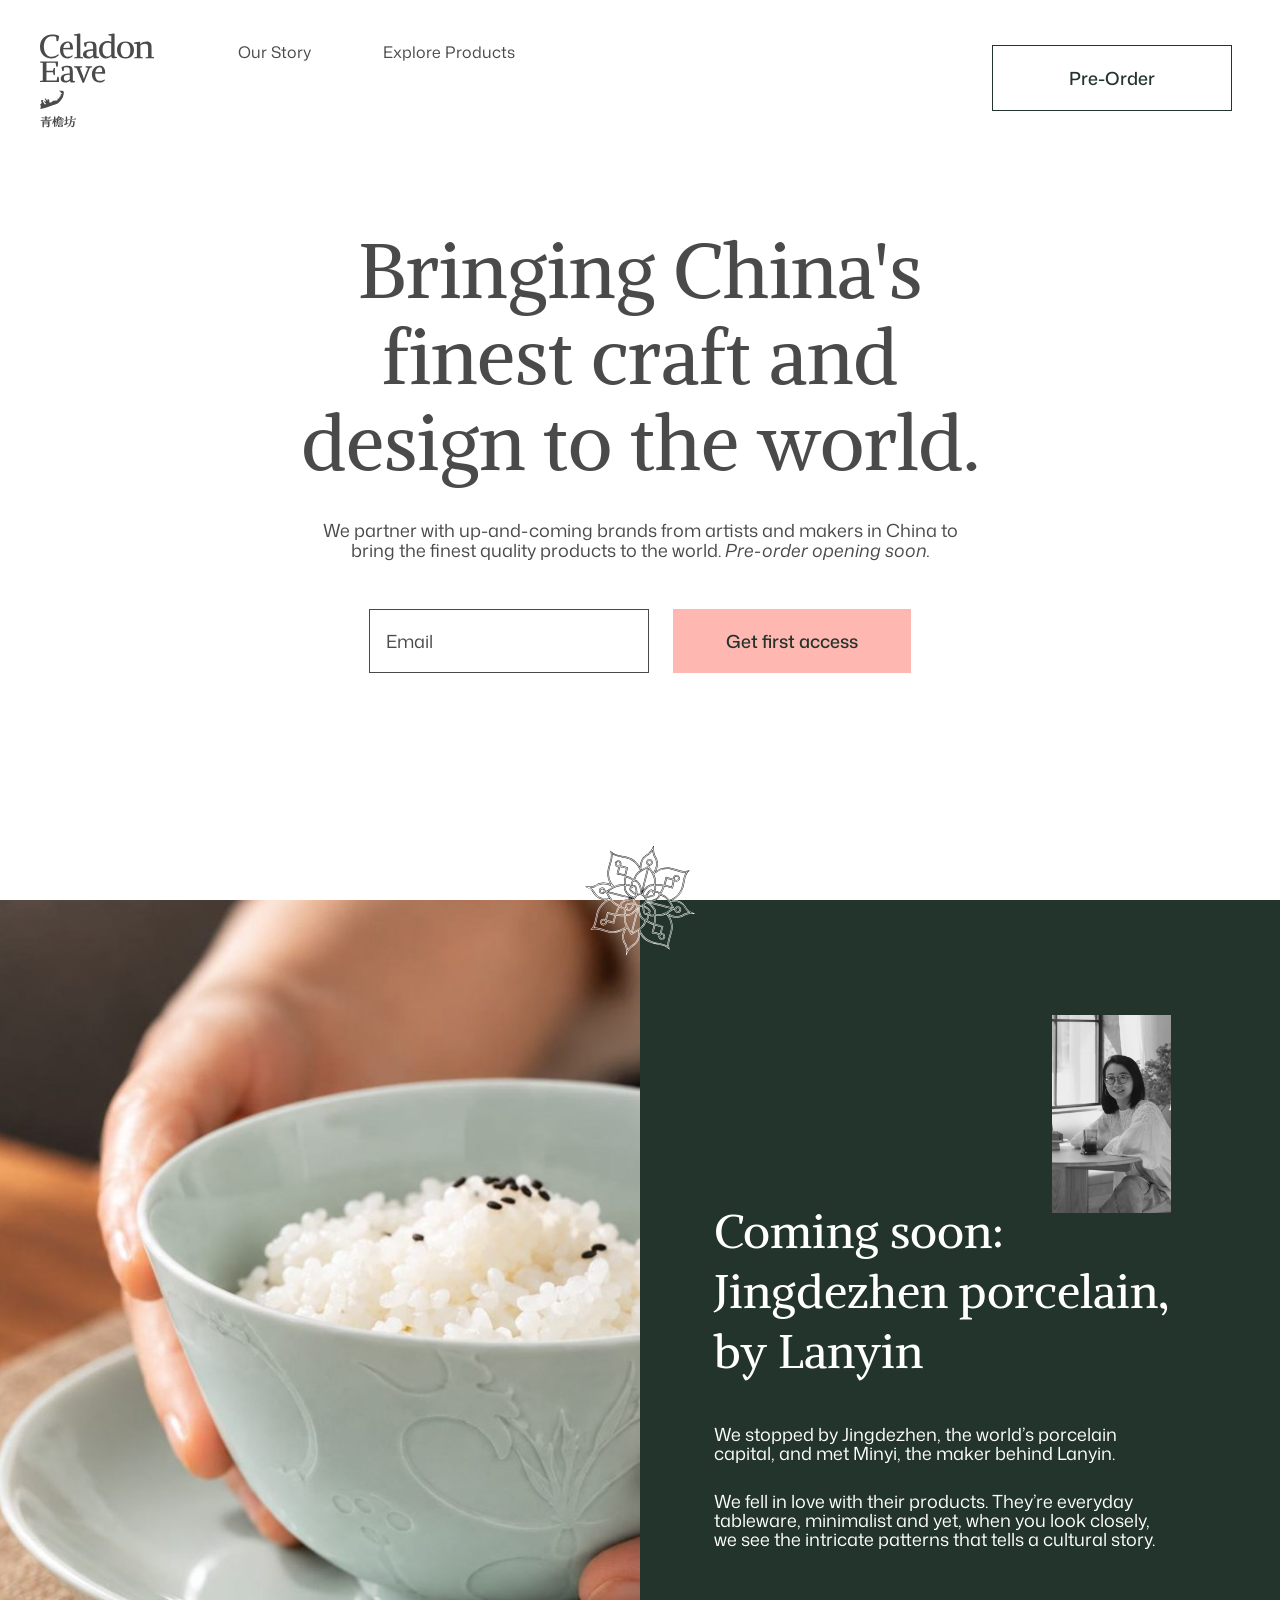
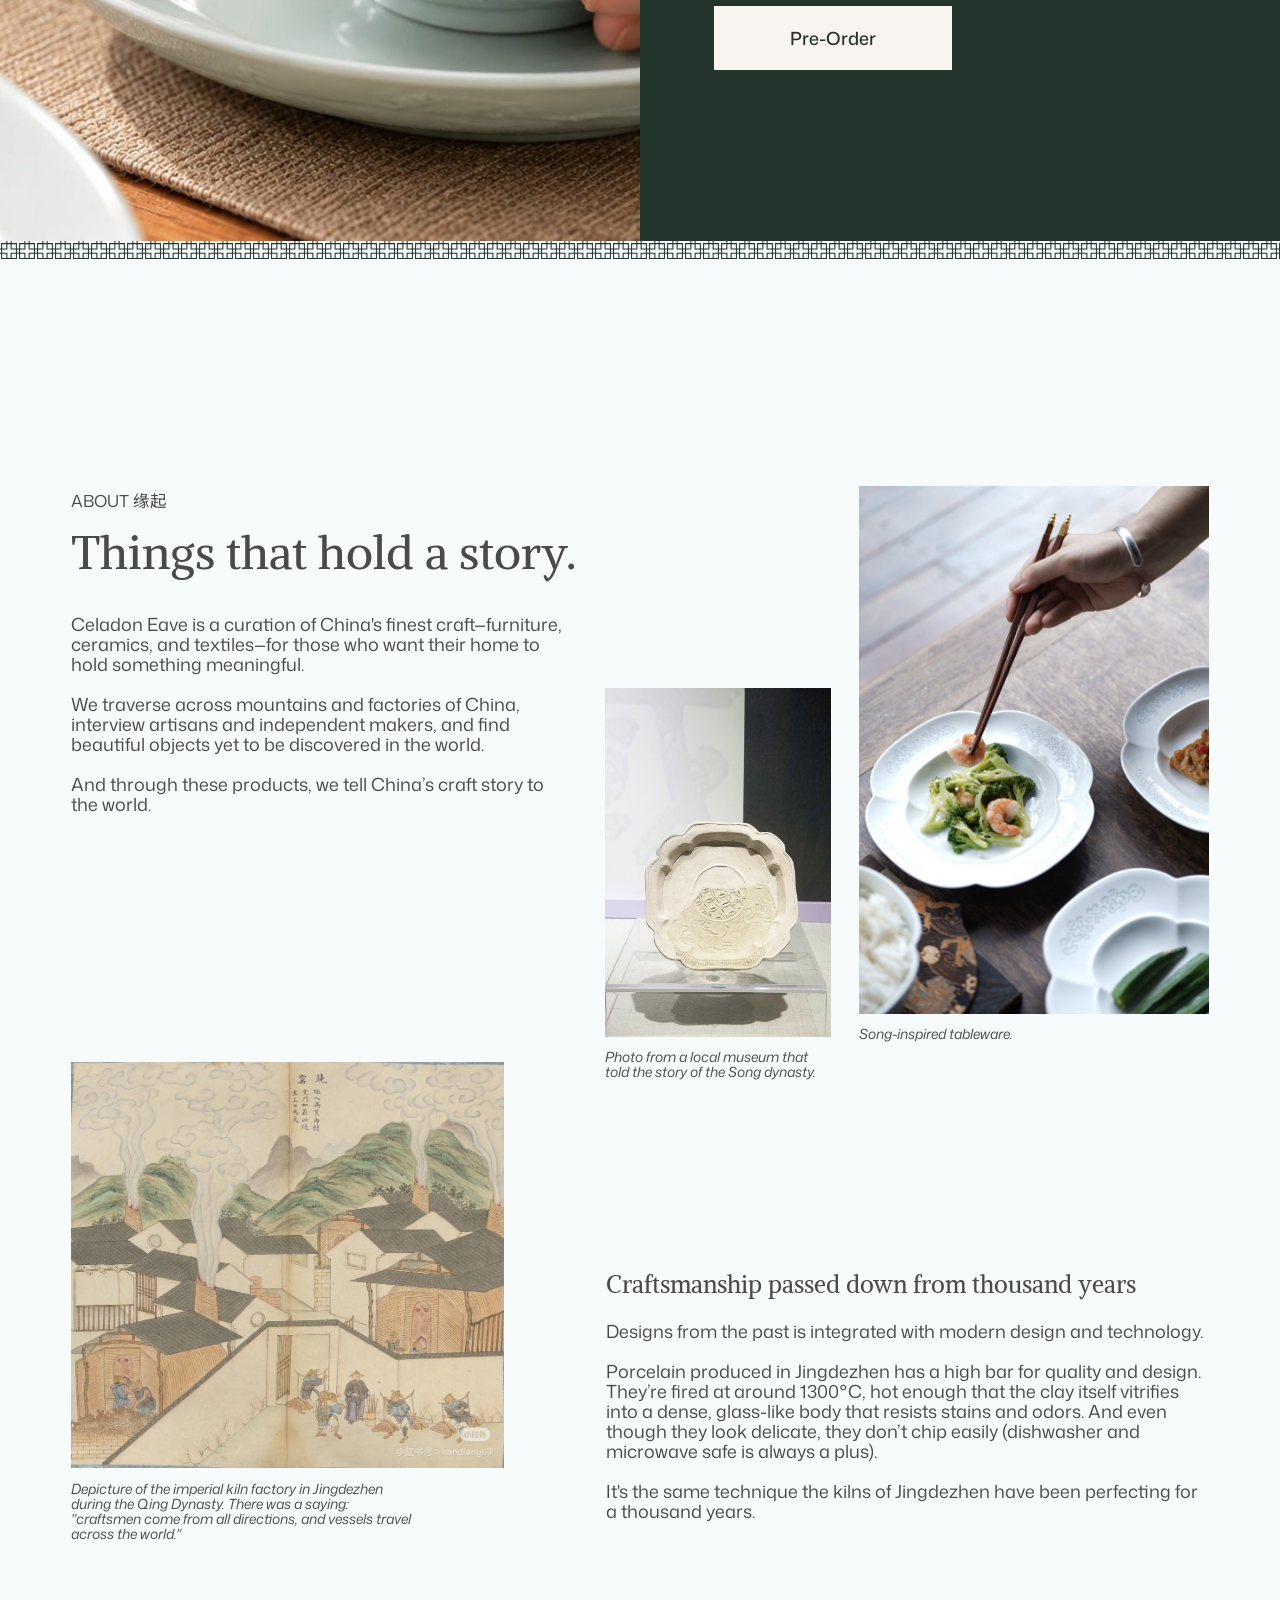
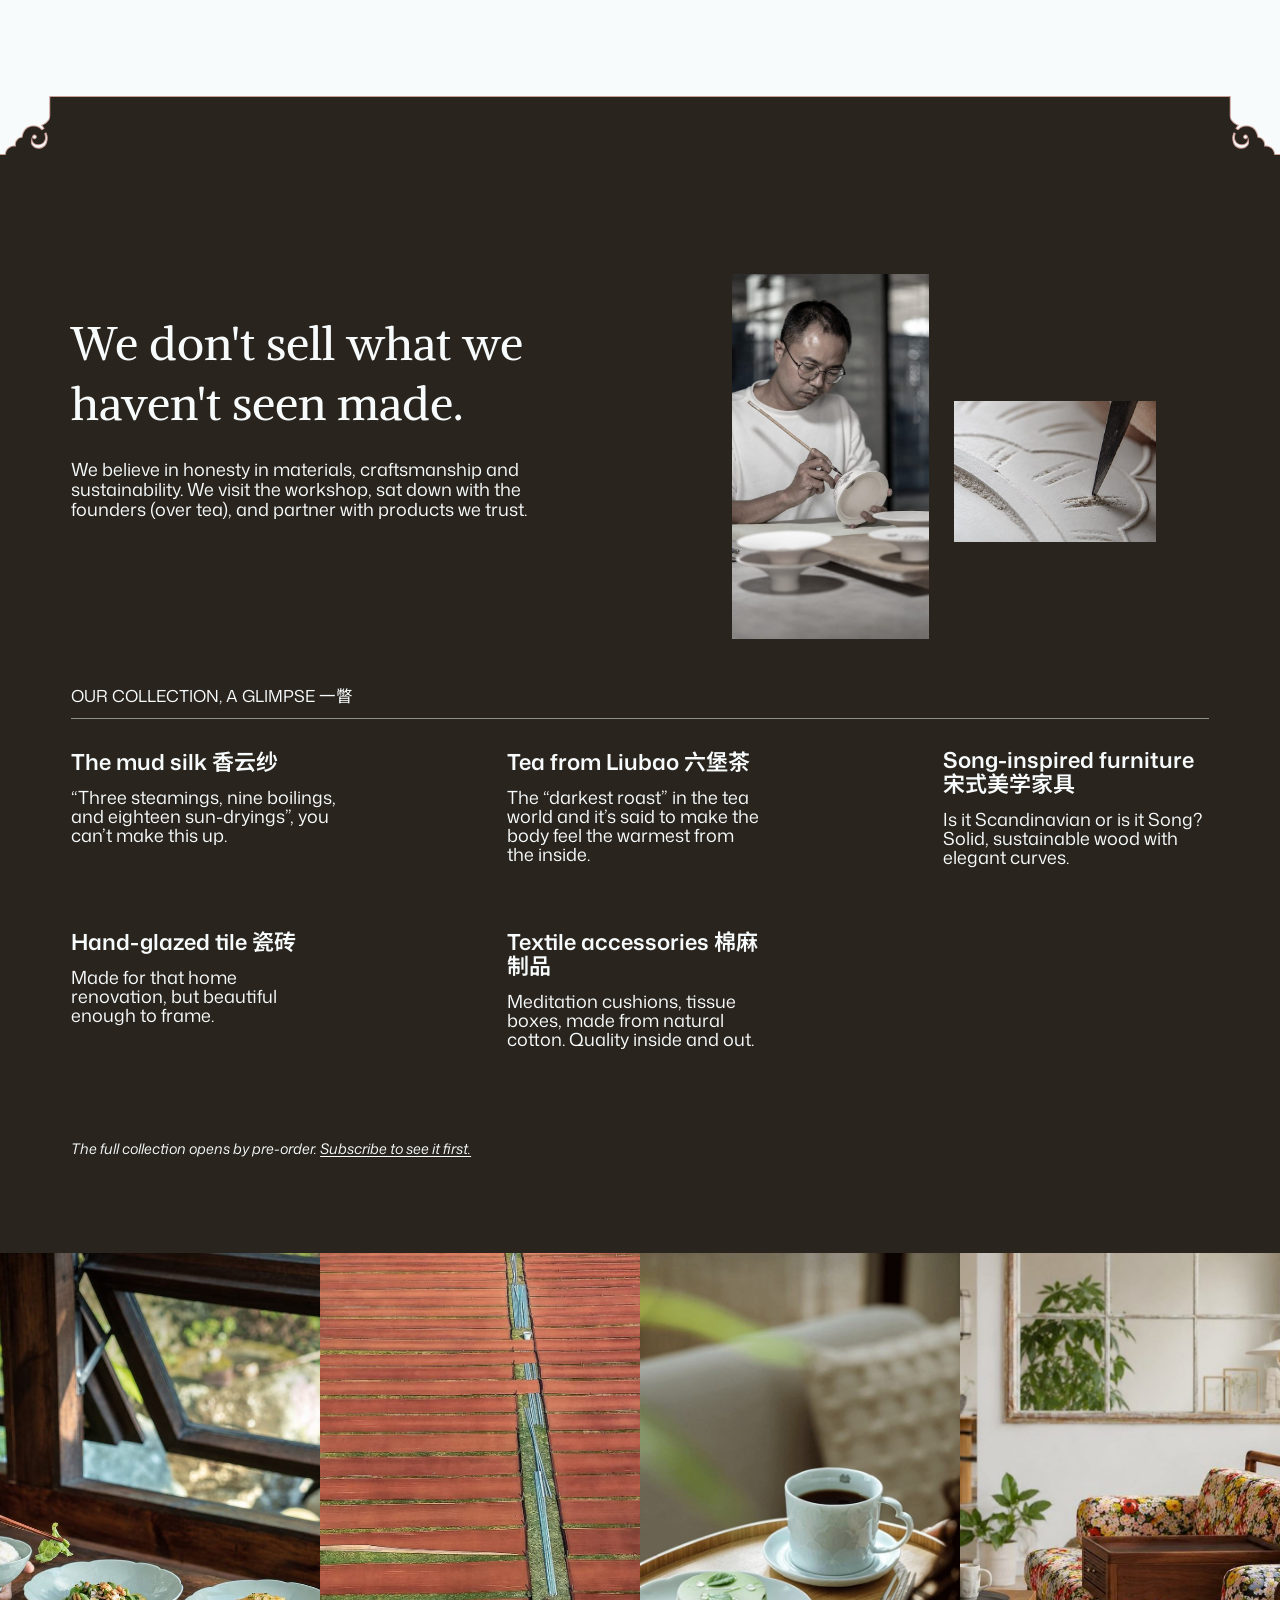
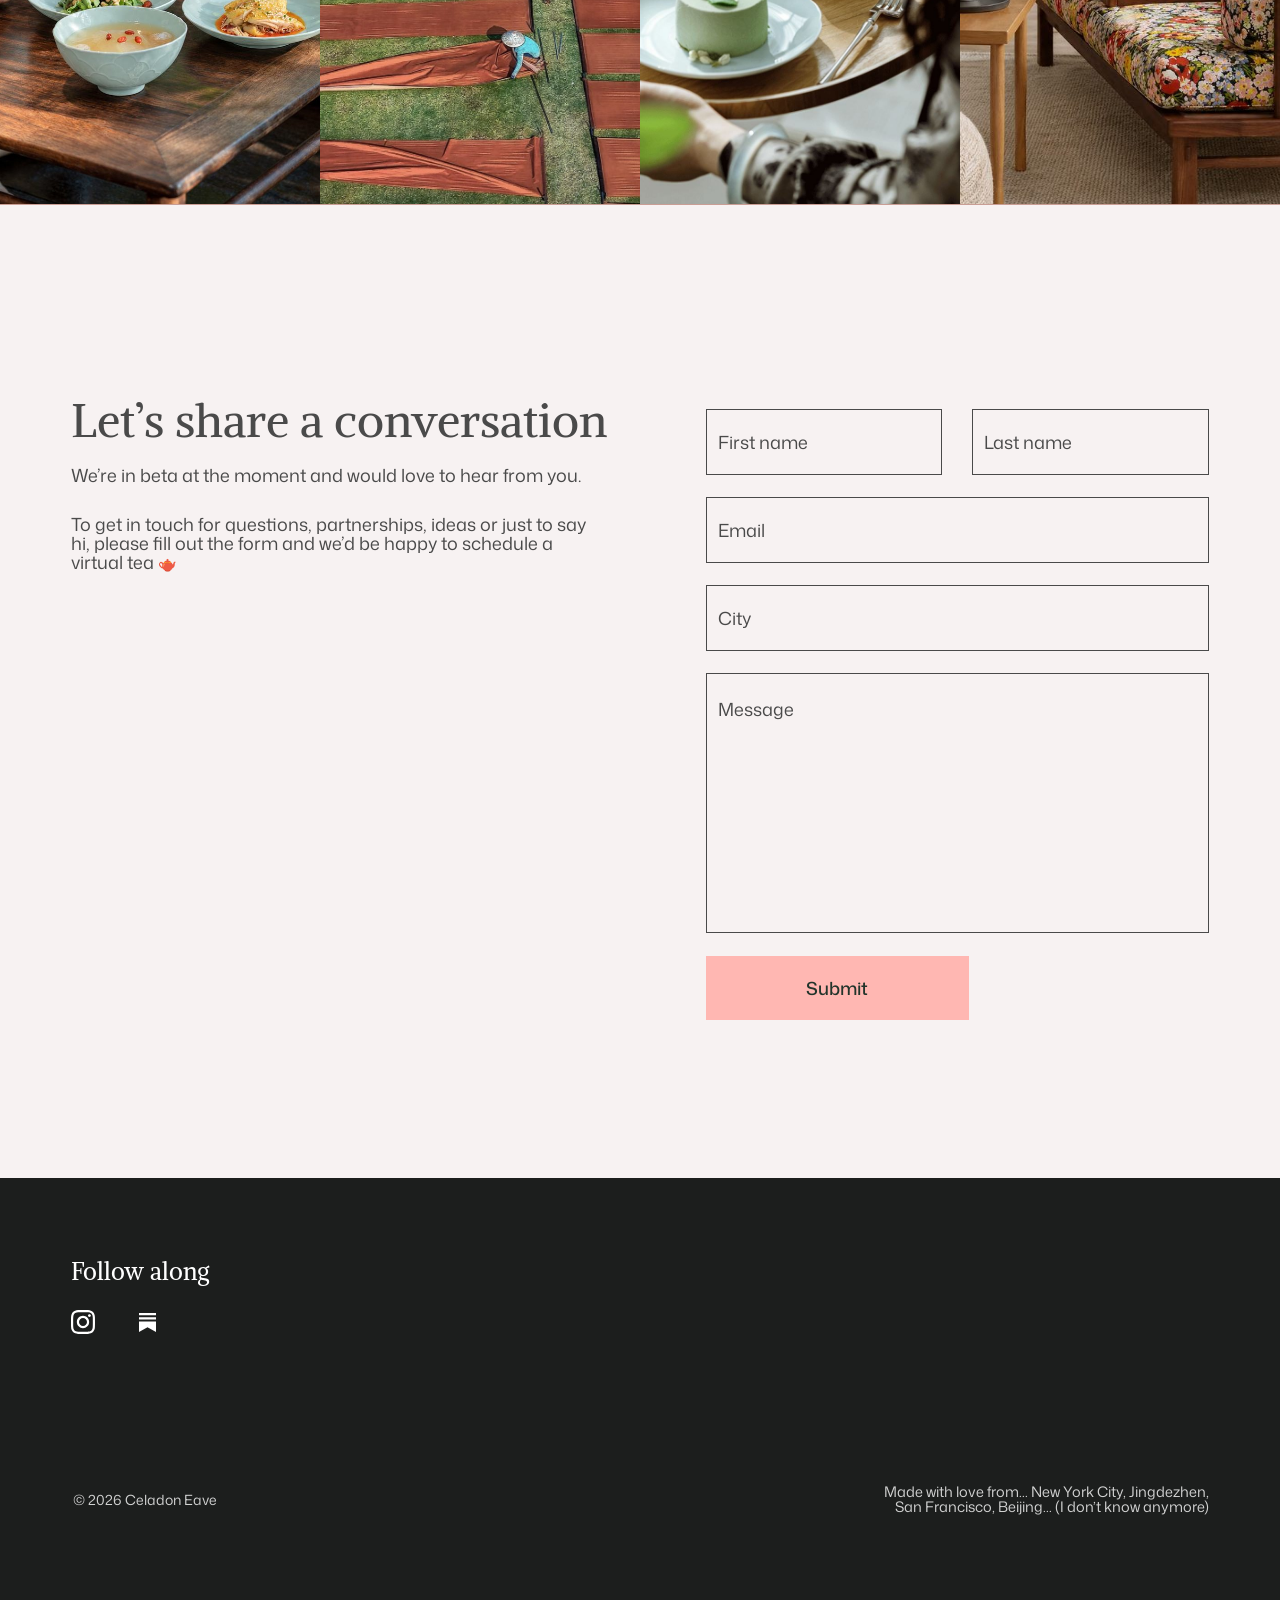
<file: index.html>
<!DOCTYPE html>
<html lang="en">
<head>
<meta charset="UTF-8">
<meta name="viewport" content="width=device-width, initial-scale=1">
<title>Celadon Eave 青檐坊 | Chinese Craft & Design for the Home</title>
<meta name="description" content="Celadon Eave curates China's finest craft — furniture, ceramics and textiles — made by independent artisans. Join the list for first access to pre-orders.">
<link rel="canonical" href="https://celadoneave.com/">
<meta property="og:type" content="website">
<meta property="og:site_name" content="Celadon Eave 青檐坊">
<meta property="og:url" content="https://celadoneave.com/">
<meta property="og:title" content="Celadon Eave 青檐坊 | Chinese Craft & Design for the Home">
<meta property="og:description" content="China's finest craft — furniture, ceramics and textiles — from independent artisans. Pre-orders opening soon.">
<meta property="og:image" content="https://celadoneave.com/assets/og-image.jpg">
<meta property="og:image:width" content="1200">
<meta property="og:image:height" content="630">
<meta property="og:image:alt" content="Celadon Eave: a hand holding a celadon porcelain bowl, with the line 'Bringing China's finest craft and design to the world.'">
<meta name="twitter:card" content="summary_large_image">
<meta name="twitter:title" content="Celadon Eave 青檐坊 | Chinese Craft & Design for the Home">
<meta name="twitter:description" content="China's finest craft — furniture, ceramics and textiles — from independent artisans. Pre-orders opening soon.">
<meta name="twitter:image" content="https://celadoneave.com/assets/og-image.jpg">
<link rel="icon" href="favicon.ico" sizes="32x32">
<link rel="icon" href="favicon.svg" type="image/svg+xml">
<link rel="apple-touch-icon" href="apple-touch-icon.png">
<script type="application/ld+json">{"@context":"https://schema.org","@type":"Organization","name":"Celadon Eave","alternateName":"青檐坊","url":"https://celadoneave.com/","description":"A curation of China's finest craft — furniture, ceramics and textiles.","sameAs":["https://www.instagram.com/celadoneave/"]}</script>
<meta name="theme-color" content="#22342B">
<link rel="preconnect" href="https://fonts.googleapis.com">
<link rel="preconnect" href="https://fonts.gstatic.com" crossorigin>
<link href="https://fonts.googleapis.com/css2?family=Alike&family=Mona+Sans:ital,wght@0,200..900;1,200..900&family=Noto+Sans+SC:wght@400;600&display=swap" rel="stylesheet">
<link rel="stylesheet" href="assets/styles.css">
</head>
<body>

<header class="site-header">
  <a href="#top" class="brand" aria-label="Celadon Eave 青檐坊, home">
    <svg class="logo-svg" viewBox="0 0 120 100" width="120" height="100" role="img" aria-label="Celadon Eave 青檐坊" fill="#4A4A4A">
      <g class="logo-celadon"><path d="M102.1 14.16L102.13 14.19C103.24 13.15 104.39 12.43 105.57 12.04C106.75 11.64 107.77 11.45 108.65 11.45C110.16 11.45 111.34 11.85 112.19 12.66C113.07 13.46 113.51 14.64 113.51 16.18L113.54 26.65L115.97 27.31C116.04 27.72 115.98 28.1 115.8 28.45C115.17 28.41 114.51 28.36 113.82 28.32C113.13 28.3 112.46 28.29 111.81 28.29C111.16 28.29 110.48 28.3 109.76 28.32C109.05 28.36 108.36 28.41 107.72 28.45C107.65 28.04 107.67 27.66 107.79 27.31C108.25 27.22 108.65 27.12 109 27.01C109.37 26.9 109.73 26.79 110.08 26.65L110.08 17.65C110.08 16.17 109.83 15.15 109.35 14.58C108.86 14.02 108.09 13.73 107.02 13.73C106.17 13.73 105.34 13.9 104.53 14.22C103.72 14.53 103 15.02 102.38 15.69L102.38 26.65L104.7 27.31C104.77 27.72 104.71 28.1 104.53 28.45C103.9 28.41 103.25 28.36 102.58 28.32C101.94 28.3 101.29 28.29 100.64 28.29C99.99 28.29 99.29 28.3 98.53 28.32C97.76 28.36 97.06 28.41 96.41 28.45C96.34 28.04 96.36 27.66 96.48 27.31C96.9 27.2 97.31 27.1 97.73 27.01C98.14 26.9 98.54 26.79 98.91 26.65L98.91 13.93L96.03 13.67C95.96 13.23 96.02 12.85 96.2 12.53C97.06 12.4 97.89 12.25 98.7 12.1C99.51 11.95 100.28 11.8 101.02 11.64C101.42 11.67 101.81 11.76 102.2 11.94L102.1 14.16 M79 19.95C79 18.31 79.34 16.85 80.01 15.57C80.71 14.29 81.7 13.29 82.98 12.55C84.26 11.82 85.77 11.45 87.5 11.45C89.25 11.45 90.76 11.82 92.02 12.55C93.3 13.29 94.28 14.29 94.95 15.57C95.65 16.85 96 18.31 96 19.95C96 21.63 95.65 23.11 94.95 24.39C94.28 25.67 93.3 26.67 92.02 27.38C90.76 28.09 89.25 28.45 87.5 28.45C85.77 28.45 84.26 28.09 82.98 27.38C81.7 26.67 80.71 25.67 80.01 24.39C79.34 23.11 79 21.63 79 19.95M92.36 20.39C92.36 18.98 92.19 17.71 91.85 16.58C91.51 15.43 90.99 14.51 90.27 13.84C89.55 13.15 88.6 12.8 87.43 12.8C86.24 12.8 85.29 13.14 84.57 13.81C83.87 14.48 83.37 15.37 83.08 16.49C82.79 17.6 82.64 18.83 82.64 20.17C82.64 21.39 82.81 22.53 83.15 23.6C83.49 24.65 84.01 25.5 84.73 26.15C85.48 26.78 86.42 27.1 87.57 27.1C88.78 27.1 89.74 26.78 90.43 26.15C91.13 25.52 91.63 24.69 91.92 23.66C92.21 22.64 92.36 21.54 92.36 20.39 M67.93 28.45C66.66 28.45 65.5 28.09 64.43 27.39C63.39 26.66 62.55 25.66 61.92 24.39C61.31 23.12 61 21.67 61 20.04C61 18.17 61.35 16.57 62.05 15.24C62.76 13.91 63.74 12.89 65.01 12.18C66.3 11.45 67.82 11.08 69.56 11.08C70.2 11.08 70.83 11.16 71.46 11.31C72.12 11.46 72.7 11.65 73.2 11.89L73.3 11.89L73.3 5.7L70.48 5.45C70.41 5.02 70.47 4.64 70.65 4.32C72.28 4.08 73.81 3.79 75.24 3.45C75.67 3.47 76.12 3.59 76.59 3.8L76.59 26.26C76.8 26.43 77.14 26.57 77.61 26.68C78.09 26.78 78.54 26.86 78.97 26.9C79.04 27.31 78.98 27.69 78.8 28.03C78.44 28.09 78 28.15 77.48 28.19C76.98 28.23 76.47 28.26 75.95 28.26C75.2 28.26 74.56 28.19 74.01 28.06C73.83 27.78 73.68 27.5 73.57 27.22C73.48 26.95 73.41 26.66 73.37 26.36L73.2 26.36C72.25 27.13 71.36 27.67 70.55 27.97C69.75 28.29 68.88 28.45 67.93 28.45M69.32 26.58C70.21 26.58 70.97 26.41 71.6 26.07C72.23 25.7 72.77 25.3 73.2 24.87L73.2 13.66C72.77 13.3 72.26 13.04 71.67 12.89C71.1 12.72 70.49 12.63 69.83 12.63C68.07 12.63 66.75 13.28 65.89 14.56C65.03 15.85 64.6 17.58 64.6 19.75C64.6 21.96 65 23.66 65.79 24.84C66.61 26 67.78 26.58 69.32 26.58 M49.98 28.45C48.58 28.45 47.4 28.12 46.44 27.47C45.48 26.79 45 25.78 45 24.43C45 23.37 45.28 22.51 45.84 21.83C46.43 21.16 47.2 20.64 48.16 20.28C49.14 19.9 50.23 19.65 51.42 19.52C52.62 19.4 53.83 19.34 55.07 19.36L55.11 16.58C55.13 15.4 54.89 14.49 54.37 13.86C53.86 13.2 53.07 12.87 52.02 12.87C51.44 12.87 50.87 12.92 50.34 13C49.8 13.06 49.26 13.18 48.72 13.35L48.26 16.7C48.08 16.79 47.82 16.84 47.49 16.86C47.16 16.86 46.91 16.85 46.72 16.83C46.51 16.13 46.33 15.44 46.19 14.74C46.05 14.05 45.99 13.37 46.02 12.72C47.12 12.25 48.22 11.92 49.32 11.73C50.44 11.54 51.66 11.45 52.97 11.45C54.28 11.45 55.33 11.64 56.13 12.02C56.95 12.4 57.54 13.05 57.92 13.98C58.32 14.91 58.51 16.21 58.51 17.88L58.51 26.36C58.91 26.53 59.32 26.66 59.74 26.74C60.16 26.8 60.57 26.89 60.97 26.99C61.04 27.39 60.98 27.76 60.8 28.1C60.42 28.16 59.97 28.22 59.43 28.26C58.91 28.3 58.39 28.32 57.85 28.32C57.07 28.32 56.41 28.26 55.85 28.13L55.36 26.49L55.21 26.49C54.63 27.04 53.9 27.5 53.04 27.88C52.17 28.26 51.15 28.45 49.98 28.45M51.32 26.71C51.97 26.71 52.68 26.53 53.42 26.17C54.17 25.79 54.72 25.37 55.07 24.9L55.07 20.63C52.66 20.63 50.97 20.89 49.98 21.42C49 21.93 48.51 22.82 48.51 24.11C48.51 24.98 48.77 25.63 49.28 26.07C49.8 26.5 50.48 26.71 51.32 26.71 M42.32 26.64L44.97 27.3C45.04 27.72 44.98 28.1 44.8 28.45C44.18 28.41 43.48 28.36 42.7 28.32C41.94 28.3 41.25 28.28 40.6 28.28C39.96 28.28 39.26 28.3 38.5 28.32C37.75 28.36 37.05 28.41 36.41 28.45C36.34 28.03 36.36 27.65 36.48 27.3C36.91 27.19 37.34 27.09 37.75 27C38.18 26.92 38.56 26.8 38.88 26.64L38.88 5.75L36.03 5.49C35.96 5.05 36.02 4.66 36.2 4.34C37.03 4.23 37.85 4.1 38.68 3.94C39.53 3.79 40.31 3.62 41.02 3.45C41.25 3.47 41.46 3.51 41.67 3.58C41.88 3.62 42.09 3.7 42.32 3.81L42.32 26.64 M25.26 19.95C25.26 22.09 25.67 23.76 26.49 24.95C27.33 26.11 28.46 26.7 29.9 26.7C30.53 26.7 31.07 26.67 31.5 26.6C31.93 26.52 32.35 26.37 32.76 26.16C33.19 25.94 33.67 25.65 34.2 25.27C34.53 25.41 34.71 25.67 34.75 26.03C34.12 26.79 33.36 27.39 32.48 27.81C31.6 28.24 30.71 28.45 29.81 28.45C28.25 28.45 26.89 28.11 25.72 27.43C24.55 26.75 23.64 25.78 22.98 24.5C22.33 23.23 22 21.71 22 19.95C22 18.15 22.34 16.62 23.01 15.36C23.71 14.09 24.63 13.13 25.78 12.47C26.95 11.79 28.24 11.45 29.65 11.45C31.48 11.45 32.82 12.09 33.68 13.36C34.56 14.61 35 16.24 35 18.23C35 18.38 35 18.52 35 18.64C35 18.77 34.99 18.91 34.97 19.06L34.54 19.41L25.26 19.31L25.26 19.95M29.62 12.82C29.03 12.82 28.43 13.01 27.84 13.39C27.27 13.77 26.75 14.35 26.3 15.11C25.85 15.87 25.54 16.84 25.38 18.01L32.08 17.63C32.08 15.99 31.91 14.78 31.56 14C31.23 13.21 30.58 12.82 29.62 12.82 M20.1 24.27C20.38 24.35 20.57 24.49 20.66 24.69C20.77 24.88 20.83 25.1 20.86 25.34C19.84 26.33 18.7 27.1 17.42 27.64C16.15 28.18 14.78 28.45 13.33 28.45C11.85 28.45 10.43 28.21 9.07 27.74C7.72 27.26 6.51 26.54 5.43 25.56C4.38 24.57 3.54 23.32 2.92 21.83C2.31 20.32 2 18.52 2 16.45C2 14.4 2.34 12.62 3.02 11.13C3.73 9.62 4.64 8.37 5.76 7.4C6.91 6.41 8.16 5.67 9.53 5.2C10.92 4.7 12.29 4.45 13.66 4.45C15.26 4.45 16.66 4.58 17.85 4.84C19.06 5.08 20.11 5.43 20.99 5.91C21.03 6.9 20.94 7.83 20.72 8.7C20.53 9.56 20.27 10.41 19.97 11.23C19.75 11.25 19.5 11.25 19.24 11.23C18.97 11.21 18.73 11.15 18.51 11.07L18.15 6.88C17.42 6.58 16.73 6.38 16.07 6.3C15.41 6.21 14.68 6.17 13.89 6.17C12.35 6.17 10.96 6.62 9.73 7.53C8.52 8.44 7.56 9.67 6.85 11.23C6.17 12.78 5.83 14.52 5.83 16.45C5.83 18.48 6.13 20.28 6.72 21.83C7.32 23.37 8.2 24.57 9.36 25.43C10.53 26.3 11.97 26.73 13.69 26.73C15.06 26.73 16.26 26.49 17.29 26.02C18.33 25.54 19.26 24.96 20.1 24.27"/></g>
      <g class="logo-eave"><path d="M57.23 44.21C57.23 46.33 57.65 47.97 58.49 49.14C59.35 50.29 60.51 50.87 61.98 50.87C62.62 50.87 63.17 50.84 63.61 50.77C64.05 50.69 64.48 50.54 64.9 50.33C65.33 50.12 65.83 49.83 66.37 49.45C66.71 49.6 66.89 49.85 66.94 50.21C66.29 50.96 65.51 51.55 64.61 51.97C63.71 52.39 62.8 52.59 61.88 52.59C60.29 52.59 58.9 52.26 57.71 51.59C56.51 50.92 55.58 49.96 54.91 48.7C54.24 47.45 53.91 45.95 53.91 44.21C53.91 42.43 54.25 40.92 54.94 39.69C55.65 38.43 56.6 37.48 57.77 36.83C58.96 36.16 60.28 35.83 61.72 35.83C63.59 35.83 64.96 36.46 65.84 37.71C66.74 38.95 67.19 40.55 67.19 42.52C67.19 42.66 67.19 42.8 67.19 42.92C67.19 43.05 67.18 43.19 67.16 43.33L66.72 43.68L57.23 43.58L57.23 44.21M61.69 37.18C61.09 37.18 60.48 37.37 59.87 37.74C59.29 38.12 58.76 38.69 58.3 39.44C57.84 40.19 57.53 41.14 57.36 42.3L64.2 41.92C64.2 40.31 64.03 39.11 63.67 38.34C63.34 37.57 62.68 37.18 61.69 37.18 M38.47 37.93L36.05 37.3C35.99 36.9 36.04 36.54 36.21 36.2C36.77 36.22 37.4 36.26 38.09 36.3C38.8 36.34 39.45 36.36 40.04 36.36C40.64 36.36 41.32 36.34 42.08 36.3C42.83 36.26 43.5 36.22 44.09 36.2C44.15 36.6 44.13 36.97 44.02 37.3C43.65 37.39 43.27 37.47 42.89 37.55C42.54 37.64 42.19 37.76 41.86 37.93L44.56 44.84C44.85 45.55 45.1 46.26 45.31 46.97C45.54 47.68 45.73 48.4 45.88 49.11L45.97 49.11C46.14 48.5 46.3 47.91 46.44 47.35C46.61 46.76 46.8 46.17 47.01 45.56L49.99 37.93L47.51 37.3C47.45 36.9 47.5 36.54 47.67 36.2C48.23 36.22 48.77 36.26 49.27 36.3C49.77 36.34 50.31 36.36 50.9 36.36C51.51 36.36 52.05 36.34 52.53 36.3C53.04 36.26 53.58 36.22 54.17 36.2C54.23 36.6 54.21 36.97 54.1 37.3C53.7 37.39 53.31 37.47 52.91 37.55C52.53 37.64 52.19 37.76 51.87 37.93L46.1 52.59C45.95 52.68 45.72 52.76 45.41 52.84C45.11 52.95 44.87 53 44.68 53L38.47 37.93 M27.2 52.59C25.94 52.59 24.89 52.27 24.03 51.62C23.17 50.95 22.74 49.94 22.74 48.6C22.74 47.56 22.99 46.7 23.5 46.03C24.02 45.36 24.71 44.85 25.57 44.49C26.45 44.11 27.42 43.86 28.49 43.74C29.56 43.61 30.64 43.56 31.75 43.58L31.78 40.82C31.81 39.64 31.59 38.74 31.13 38.12C30.66 37.47 29.96 37.14 29.02 37.14C28.5 37.14 28 37.19 27.51 37.27C27.03 37.33 26.55 37.45 26.07 37.61L25.66 40.94C25.49 41.03 25.26 41.08 24.97 41.1C24.68 41.1 24.45 41.09 24.28 41.07C24.09 40.38 23.94 39.69 23.81 39C23.68 38.31 23.63 37.64 23.65 36.99C24.64 36.53 25.62 36.2 26.6 36.01C27.61 35.82 28.7 35.73 29.87 35.73C31.04 35.73 31.98 35.92 32.7 36.3C33.43 36.67 33.96 37.32 34.3 38.24C34.65 39.16 34.83 40.45 34.83 42.1L34.83 50.52C35.19 50.69 35.55 50.81 35.93 50.9C36.31 50.96 36.67 51.04 37.03 51.15C37.09 51.54 37.04 51.91 36.87 52.25C36.54 52.31 36.13 52.36 35.65 52.4C35.19 52.44 34.72 52.47 34.23 52.47C33.54 52.47 32.95 52.4 32.44 52.28L32 50.64L31.88 50.64C31.36 51.19 30.71 51.65 29.93 52.03C29.16 52.4 28.25 52.59 27.2 52.59M28.39 50.86C28.98 50.86 29.61 50.69 30.28 50.33C30.95 49.95 31.44 49.53 31.75 49.07L31.75 44.84C29.6 44.84 28.08 45.1 27.2 45.62C26.32 46.12 25.88 47.01 25.88 48.29C25.88 49.15 26.11 49.8 26.57 50.24C27.03 50.65 27.64 50.86 28.39 50.86 M8.45 42.32L8.45 50.6L18.62 50.6L19.36 46.74C19.64 46.7 19.85 46.69 19.99 46.71C20.15 46.71 20.35 46.75 20.59 46.82C20.77 47.52 20.89 48.22 20.94 48.92C20.98 49.61 21.01 50.31 21.01 51.01L21.01 51.91L6.7 51.91C6.04 51.91 5.26 51.92 4.35 51.94C3.46 51.98 2.69 52.02 2.03 52.06C1.96 51.69 1.98 51.35 2.1 51.04C2.55 50.96 2.99 50.88 3.43 50.81C3.88 50.71 4.32 50.59 4.77 50.46L4.77 33.02L2.07 32.44C2 32.07 2.06 31.73 2.24 31.42C2.87 31.44 3.58 31.47 4.35 31.51C5.14 31.55 5.87 31.57 6.52 31.57L20.03 31.57C20.05 32.42 20.04 33.27 19.99 34.12C19.94 34.98 19.83 35.82 19.64 36.65C19.41 36.73 19.21 36.77 19.04 36.77C18.88 36.77 18.66 36.76 18.38 36.74L17.47 32.87L8.45 32.87L8.45 40.72L14.97 40.72L15.64 38.16C15.85 38.11 16.09 38.09 16.34 38.11C16.6 38.11 16.83 38.17 17.04 38.31C17 38.74 16.96 39.22 16.94 39.76C16.92 40.31 16.9 40.86 16.9 41.42C16.9 42.04 16.92 42.65 16.94 43.25C16.96 43.85 17 44.38 17.04 44.85C16.83 44.93 16.6 44.96 16.34 44.96C16.09 44.96 15.85 44.95 15.64 44.91L14.97 42.32L8.45 42.32"/></g>
      <g class="logo-bird"><path d="M22.74 61C22.18 61.07 22.1 60.39 22.13 60.04C21.95 59.95 21.78 59.95 21.6 60.74C21.47 61.36 22.13 61.7 22.48 61.78C22.69 63.11 23.61 63.44 24.04 63.44C24.1 63.67 24.11 64.15 23.7 64.22C23.17 64.31 22.91 64.22 22.82 64.57C22.74 64.92 23.17 64.75 23.43 64.92C23.7 65.1 23.09 65.53 22.65 65.53C22.21 65.53 21.78 66.06 22.13 66.14C22.48 66.23 22.91 66.49 22.21 66.67C21.52 66.84 21 66.84 21 67.36C21 67.89 21.43 67.54 21.52 67.8C21.6 68.06 21 68.5 21 68.67C21 68.85 20.12 68.24 19.6 68.85C19.08 69.46 19.6 69.63 19.69 69.89C19.78 70.15 18.99 70.33 18.21 70.59C17.42 70.85 15.59 70.59 15.24 70.85C14.9 71.11 13.76 72.33 13.42 72.33C13.14 72.33 12.02 72.68 11.5 72.86C11.5 72.65 11.48 72.16 11.41 71.81C11.32 71.37 11.06 70.76 11.24 70.33C11.41 69.89 10.8 69.19 10.45 69.19C10.1 69.19 9.23 69.19 9.41 69.46C9.58 69.72 9.93 70.24 9.58 70.42C9.23 70.59 9.06 69.98 8.8 69.89C8.54 69.8 7.84 68.85 7.75 68.67C7.67 68.5 6.97 68.58 6.88 68.67C6.79 68.76 6.79 69.46 7.14 69.63C7.49 69.8 8.1 71.2 8.1 71.37C8.1 71.55 7.75 71.46 7.06 71.2C6.36 70.94 6.53 71.03 6.36 71.2C6.18 71.37 6.36 71.81 6.79 72.6C7.23 73.38 8.45 73.9 8.1 74.08C7.82 74.22 7.11 74.37 6.79 74.43C6.82 74.37 6.86 74.22 6.79 74.08C6.71 73.9 6.45 74.25 5.92 73.21C5.4 72.16 5.31 72.33 5.14 72.07C4.96 71.81 4.53 71.37 5.05 71.29C5.57 71.2 5.4 70.1 5.14 70.15C4.88 70.21 4.7 70.15 4.27 70.1C3.83 70.04 3.74 69.89 3.4 70.1C3.05 70.3 3.22 71.37 3.4 71.81C3.57 72.25 3.83 72.86 3.13 73.64C2.44 74.43 2.87 74.69 2.52 74.6C2.25 74.53 2.06 74.22 2 74.08C1.93 75.26 2.5 75.44 2.79 75.39C3.13 78.09 1.13 79.48 3.48 78.87C5.84 78.26 18.29 74.43 20.3 72.94C22.3 71.46 23.26 69.8 24.39 68.06C25.52 66.32 25.52 64.31 25.79 63.35C26.05 62.39 25.7 60.82 24.39 60.74C23.09 60.65 23.43 60.91 22.74 61"/></g>
      <g class="logo-zh"><path d="M30.94 92.69C30.94 92.72 30.92 92.75 30.9 92.77C30.58 93.15 30.17 93.51 29.68 93.85C29.19 94.19 28.68 94.48 28.14 94.73C27.61 94.97 27.11 95.16 26.64 95.29L26.02 94.05C26.31 93.99 26.6 93.92 26.89 93.85C27.19 93.77 27.48 93.69 27.78 93.61L27.78 90.45L26.36 90.45L26.36 89.9L27.76 89.9L27.76 86.6L29.12 86.6L29.12 89.9L29.22 89.9C29.24 89.74 29.29 89.62 29.39 89.53C29.48 89.43 29.61 89.39 29.77 89.39C29.92 89.39 30.06 89.43 30.17 89.53C30.28 89.63 30.34 89.75 30.34 89.91C30.34 90.1 30.29 90.23 30.19 90.31C30.1 90.38 29.99 90.43 29.86 90.44C29.72 90.45 29.58 90.45 29.45 90.45L29.1 90.45L29.1 93.27C29.15 93.26 29.26 93.21 29.44 93.14C29.61 93.07 29.81 92.99 30.02 92.91C30.24 92.83 30.43 92.75 30.59 92.69C30.75 92.62 30.83 92.59 30.84 92.59C30.9 92.59 30.94 92.62 30.94 92.69M36.68 91.38C36.69 91.95 36.67 92.51 36.61 93.08C36.56 93.64 36.5 94.2 36.41 94.76C36.34 95.17 36.24 95.56 36.11 95.93C35.98 96.29 35.78 96.58 35.51 96.81C35.24 97.05 34.87 97.16 34.38 97.16C34.21 97.16 34.03 97.11 33.84 97.01C33.65 96.9 33.46 96.77 33.28 96.61C33.09 96.45 32.92 96.29 32.77 96.12C32.62 95.95 32.5 95.8 32.41 95.67C32.38 95.63 32.36 95.59 32.36 95.55C32.36 95.49 32.4 95.46 32.46 95.46C32.48 95.46 32.5 95.47 32.53 95.48C32.65 95.56 32.78 95.63 32.9 95.7C33.03 95.75 33.16 95.81 33.29 95.87C33.55 95.98 33.82 96.03 34.09 96.03C34.33 96.03 34.51 95.94 34.63 95.75C34.75 95.55 34.84 95.35 34.88 95.15C35.01 94.63 35.1 94.06 35.14 93.45C35.18 92.84 35.21 92.26 35.22 91.73L33.53 91.73C33.31 93.04 32.88 94.17 32.24 95.11C31.6 96.05 30.65 96.79 29.39 97.31C29.34 97.32 29.24 97.35 29.1 97.4C28.96 97.45 28.86 97.47 28.81 97.47C28.77 97.47 28.73 97.45 28.69 97.41C28.66 97.38 28.64 97.35 28.64 97.31C28.64 97.27 28.66 97.23 28.69 97.21C28.82 97.11 28.95 97.01 29.08 96.92C29.21 96.83 29.34 96.74 29.47 96.63C30.14 96.09 30.68 95.46 31.09 94.75C31.51 94.03 31.81 93.26 31.99 92.43C32.09 92 32.15 91.56 32.17 91.11C32.2 90.67 32.21 90.22 32.22 89.78L33.78 89.91C33.76 90.12 33.74 90.33 33.72 90.55C33.7 90.77 33.67 90.98 33.64 91.19L36.68 91.19L36.68 91.38M37.94 88.93C37.94 89.15 37.87 89.32 37.72 89.42C37.56 89.52 37.38 89.57 37.18 89.57L30.35 89.57L30.35 88.99L32.83 88.99C32.76 88.51 32.69 88.03 32.62 87.54C32.55 87.05 32.51 86.56 32.5 86.07L34.13 86.17C34.22 86.18 34.31 86.2 34.42 86.23C34.52 86.26 34.57 86.33 34.57 86.45C34.57 86.49 34.55 86.59 34.5 86.76C34.46 86.92 34.4 87.11 34.33 87.35C34.27 87.57 34.2 87.8 34.13 88.03C34.06 88.26 33.99 88.47 33.94 88.64C33.88 88.82 33.84 88.93 33.82 88.99L36.31 88.99C36.34 88.76 36.42 88.57 36.55 88.41C36.7 88.25 36.89 88.17 37.14 88.17C37.36 88.17 37.55 88.24 37.7 88.38C37.86 88.51 37.94 88.7 37.94 88.93 M23.52 95.25L21.32 95.25L21.32 96.42L22.87 96.42C23.13 96.42 23.3 96.35 23.39 96.21C23.48 96.08 23.52 95.9 23.52 95.67L23.52 95.25M20.04 89.19C20.03 89.44 20.02 89.69 20.02 89.95C20.02 90.2 20.01 90.45 20 90.7C20.19 90.51 20.34 90.28 20.45 90C20.57 89.71 20.66 89.44 20.71 89.19L20.04 89.19M21.01 87.78C20.9 87.95 20.78 88.12 20.64 88.27C20.5 88.42 20.37 88.58 20.23 88.74L21.61 88.74C21.69 88.58 21.77 88.42 21.84 88.26C21.91 88.1 21.98 87.94 22.03 87.78L21.01 87.78M18.59 88.92C18.59 89.06 18.53 89.19 18.41 89.3C18.29 89.4 18.16 89.46 18.02 89.46L17.33 89.46L17.33 90.79L17.98 90.54C18.06 90.86 18.14 91.18 18.2 91.5C18.28 91.82 18.36 92.13 18.46 92.44C18.46 92.45 18.46 92.46 18.46 92.47C18.46 92.48 18.47 92.48 18.47 92.49C18.47 92.53 18.45 92.57 18.42 92.61C18.4 92.64 18.36 92.66 18.31 92.66C18.22 92.66 18.11 92.59 17.98 92.46C17.85 92.32 17.72 92.18 17.59 92.02C17.47 91.86 17.38 91.75 17.33 91.68L17.33 96.87L15.98 96.87L15.98 91.7C15.83 92.09 15.64 92.48 15.41 92.88C15.18 93.27 14.9 93.61 14.59 93.91C14.54 93.96 14.46 94.03 14.36 94.1C14.28 94.17 14.19 94.21 14.1 94.21C14.04 94.21 14.02 94.18 14.02 94.14C14.02 94.13 14.04 94.07 14.08 93.97C14.12 93.86 14.17 93.76 14.22 93.64C14.27 93.52 14.3 93.45 14.3 93.42C14.49 92.89 14.64 92.35 14.76 91.8C14.88 91.24 14.97 90.69 15.02 90.14L15.98 90.44L15.98 89.46L14.5 89.46L14.5 88.94L15.98 88.94L15.98 86.43L17.33 86.43L17.33 88.94L17.54 88.94C17.56 88.8 17.62 88.68 17.71 88.6C17.81 88.52 17.93 88.47 18.07 88.47C18.2 88.47 18.32 88.51 18.42 88.59C18.53 88.67 18.59 88.78 18.59 88.92M24.97 95.67C24.97 95.99 24.92 96.24 24.8 96.42C24.69 96.6 24.54 96.73 24.35 96.8C24.16 96.88 23.95 96.93 23.71 96.94C23.48 96.96 23.24 96.97 22.98 96.97L20.03 96.97L20.03 94.72L24.97 94.72L24.97 95.67M24.68 93.86C24.68 93.96 24.64 94.06 24.55 94.14C24.47 94.22 24.38 94.26 24.26 94.26L20.41 94.26L20.41 93.76L23.76 93.76C23.79 93.68 23.86 93.6 23.95 93.55C24.05 93.49 24.14 93.46 24.23 93.46C24.33 93.46 24.43 93.5 24.53 93.58C24.63 93.66 24.68 93.75 24.68 93.86M24.68 92.97C24.68 93.08 24.62 93.18 24.5 93.25C24.39 93.31 24.29 93.34 24.19 93.34L20.39 93.34L20.39 92.85L23.76 92.85C23.79 92.76 23.85 92.69 23.94 92.64C24.03 92.58 24.12 92.55 24.2 92.55C24.32 92.55 24.42 92.6 24.53 92.68C24.63 92.76 24.68 92.86 24.68 92.97M25.82 89.72C25.82 89.8 25.8 89.88 25.75 89.97C25.7 90.05 25.65 90.11 25.58 90.15C25.48 90.22 25.32 90.29 25.12 90.34C24.91 90.4 24.7 90.44 24.48 90.48C24.26 90.51 24.09 90.52 23.96 90.52C23.81 90.52 23.66 90.52 23.51 90.52C23.36 90.52 23.2 90.5 23.04 90.48C22.77 90.44 22.56 90.36 22.43 90.26C22.3 90.16 22.24 89.96 22.24 89.66L22.24 89.19L21.37 89.19C21.47 89.23 21.56 89.27 21.66 89.3C21.76 89.33 21.86 89.38 21.95 89.43C21.75 89.84 21.48 90.2 21.14 90.5C20.82 90.8 20.44 91.02 20 91.16C20 91.34 19.99 91.48 19.98 91.58C19.98 91.68 19.98 91.78 19.98 91.88L24.31 91.88C24.33 91.71 24.39 91.56 24.5 91.44C24.62 91.31 24.77 91.24 24.95 91.24C25.1 91.24 25.24 91.3 25.38 91.41C25.52 91.52 25.6 91.66 25.6 91.82C25.6 92 25.54 92.14 25.42 92.24C25.3 92.33 25.15 92.37 24.97 92.37L19.97 92.37C19.95 92.8 19.88 93.27 19.75 93.8C19.63 94.33 19.45 94.83 19.2 95.3C18.96 95.77 18.65 96.19 18.26 96.55C18.23 96.58 18.16 96.63 18.06 96.7C17.96 96.78 17.88 96.82 17.82 96.82C17.77 96.82 17.73 96.82 17.7 96.8C17.68 96.79 17.66 96.76 17.66 96.7C17.66 96.66 17.68 96.62 17.71 96.56C17.74 96.51 17.77 96.47 17.78 96.44C17.98 96.09 18.14 95.76 18.24 95.44C18.35 95.13 18.44 94.81 18.49 94.48C18.56 94.16 18.6 93.8 18.64 93.4C18.69 92.81 18.72 92.22 18.71 91.63C18.7 91.04 18.7 90.45 18.71 89.86C18.62 89.93 18.5 90 18.36 90.07C18.22 90.14 18.1 90.18 17.98 90.18C17.94 90.18 17.91 90.17 17.88 90.16C17.86 90.16 17.84 90.13 17.84 90.09C17.84 90.05 17.86 90.02 17.89 90C17.92 89.96 17.95 89.94 17.98 89.91C18.02 89.87 18.06 89.83 18.1 89.78C18.14 89.72 18.18 89.67 18.22 89.62C18.4 89.41 18.59 89.15 18.78 88.84C18.97 88.54 19.16 88.22 19.34 87.88C19.53 87.55 19.7 87.22 19.85 86.89C20 86.56 20.12 86.26 20.22 86L21.85 86.54C21.78 86.66 21.71 86.78 21.64 86.9C21.56 87.02 21.49 87.14 21.41 87.25L23.94 87.25C24.01 87.25 24.05 87.28 24.05 87.34C24.05 87.46 23.99 87.58 23.87 87.73C23.76 87.86 23.62 88 23.45 88.14C23.29 88.27 23.13 88.4 22.97 88.51C22.82 88.61 22.7 88.69 22.61 88.74L24.12 88.74C24.14 88.57 24.2 88.42 24.31 88.28C24.43 88.14 24.58 88.06 24.76 88.06C24.92 88.06 25.07 88.12 25.21 88.22C25.36 88.32 25.43 88.46 25.43 88.64C25.43 88.85 25.36 88.99 25.21 89.07C25.07 89.15 24.9 89.19 24.72 89.19L23.54 89.19L23.54 89.56C23.54 89.78 23.6 89.91 23.71 89.96C23.83 90 23.98 90.02 24.16 90.02C24.27 90.02 24.38 90.01 24.49 90C24.61 89.97 24.72 89.94 24.83 89.91C24.8 89.89 24.78 89.85 24.77 89.8C24.77 89.76 24.77 89.72 24.77 89.68C24.77 89.55 24.83 89.44 24.95 89.35C25.07 89.26 25.19 89.22 25.32 89.22C25.46 89.22 25.57 89.27 25.67 89.37C25.77 89.47 25.82 89.58 25.82 89.72M24.2 91.11C24.2 91.22 24.14 91.32 24.02 91.39C23.91 91.45 23.81 91.48 23.71 91.48L20.71 91.48L20.71 90.99L23.28 90.99C23.31 90.9 23.37 90.83 23.46 90.78C23.55 90.72 23.64 90.69 23.72 90.69C23.84 90.69 23.94 90.74 24.05 90.82C24.15 90.9 24.2 91 24.2 91.11 M5.87 93.63L5.87 92.49L10.06 92.49L10.06 91.84L5.87 91.84L5.87 93.63M10.07 93.63L10.06 91.84L11.06 93.13L5.87 93.16L5.87 93.63L10.07 93.63M11.5 95.26C11.5 95.59 11.47 95.91 11.39 96.21C11.32 96.52 11.18 96.76 10.97 96.94C10.77 97.14 10.47 97.23 10.07 97.23C9.75 97.23 9.46 97.16 9.19 97C8.92 96.85 8.67 96.68 8.43 96.49C8.37 96.45 8.32 96.4 8.26 96.36C8.21 96.31 8.15 96.26 8.09 96.21C8.09 96.2 8.07 96.17 8.03 96.13C8.01 96.1 8 96.07 8 96.06C8 96.04 8.01 96.03 8.03 96.02C8.06 96.01 8.07 96.01 8.08 96.01C8.15 96.01 8.22 96.02 8.3 96.04C8.38 96.07 8.45 96.09 8.51 96.1C8.68 96.14 8.85 96.16 9.02 96.19C9.19 96.21 9.35 96.22 9.52 96.22C9.68 96.22 9.8 96.18 9.87 96.09C9.95 96 10 95.9 10.03 95.77C10.05 95.63 10.06 95.5 10.06 95.38L10.06 94.22L5.87 94.22L5.87 97.2L4.51 97.2L4.51 91.3L11.5 91.3L11.5 95.26M13.73 90.03C13.73 90.25 13.66 90.4 13.52 90.5C13.37 90.59 13.21 90.63 13.01 90.63L2.59 90.63L2.59 90.1L7.15 90.1L7.15 89.2L4.21 89.2L4.21 88.66L7.15 88.66L7.15 87.81L3.26 87.81L3.26 87.28L7.15 87.28L7.15 86.16L8.6 86.16L8.6 87.28L11.33 87.28C11.35 87.08 11.42 86.92 11.54 86.78C11.67 86.64 11.83 86.58 12.03 86.58C12.21 86.58 12.38 86.63 12.53 86.74C12.69 86.86 12.76 87.01 12.76 87.21C12.76 87.44 12.69 87.59 12.56 87.68C12.42 87.77 12.25 87.81 12.05 87.81L8.6 87.81L8.6 88.65L10.46 88.65C10.46 88.5 10.52 88.37 10.65 88.27C10.78 88.16 10.91 88.1 11.06 88.1C11.23 88.1 11.38 88.15 11.51 88.26C11.65 88.36 11.72 88.5 11.72 88.69C11.72 88.85 11.66 88.98 11.54 89.07C11.42 89.16 11.28 89.2 11.13 89.2L8.6 89.2L8.6 90.1L12.33 90.1C12.34 89.91 12.41 89.75 12.53 89.61C12.67 89.48 12.83 89.41 13.03 89.41C13.19 89.41 13.35 89.47 13.51 89.59C13.66 89.7 13.73 89.85 13.73 90.03"/></g>
    </svg>
  </a>
  <nav class="nav-links" aria-label="Main">
    <a href="#story">Our Story</a>
    <a href="#collection">Explore Products</a>
  </nav>
  <a href="song-dinnerware.html" class="btn btn-outline">Pre-Order</a>
</header>

<main id="top">

  <!-- HERO -->
  <section class="hero">
    <h1 class="reveal">Bringing China's finest craft and design to the world.</h1>
    <p class="hero-copy reveal r1">We partner with up-and-coming brands from artists and makers in China to bring the finest quality products to the world. <em>Pre-order opening soon.</em></p>
    <form class="signup reveal r2" id="signup" data-form="signups" data-success="Thank you. You'll be the first to know when pre-orders open.">
      <input class="hp" type="text" name="website" tabindex="-1" autocomplete="off" aria-hidden="true">
      <label class="sr-only" for="signup-email">Email</label>
      <input type="email" id="signup-email" name="email" placeholder="Email" autocomplete="email" required>
      <button type="submit" class="btn btn-pink">Get first access</button>
      <p class="form-msg" role="status" aria-live="polite"></p>
    </form>
  </section>

  <!-- FEATURE: LANYIN -->
  <section class="feature" id="story">
    <div class="medallion" aria-hidden="true">
      <span class="medallion-half medallion-top"><img src="assets/medallion.svg" alt="" class="medallion-spin" width="234" height="236"></span>
      <span class="medallion-half medallion-bottom"><img src="assets/medallion.svg" alt="" class="medallion-spin" width="234" height="236"></span>
    </div>
    <div class="feature-media">
      <img src="assets/image_bowl.jpg" alt="Hands holding a celadon rice bowl with carved floral pattern, set on a matching plate" width="1440" height="1078" loading="eager">
    </div>
    <div class="feature-body">
      <img class="feature-portrait reveal" src="assets/image_lanyin.jpg" alt="Minyi, the maker behind Lanyin, seated at a table" width="400" height="664" loading="lazy">
      <h2 class="reveal">Coming soon: Jingdezhen porcelain, by&nbsp;Lanyin</h2>
      <div class="feature-copy reveal r1">
        <p>We stopped by Jingdezhen, the world’s porcelain capital, and met Minyi, the maker behind Lanyin.</p>
        <p>We fell in love with their products. They’re everyday tableware, minimalist and yet, when you look closely, we see the intricate patterns that tells a cultural story.</p>
      </div>
      <a href="song-dinnerware.html" class="btn btn-cream reveal r2">Pre-Order</a>
    </div>
  </section>

  <div class="key-border" aria-hidden="true"></div>

  <!-- HERITAGE -->
  <section class="heritage">
    <div class="container heritage-top">
      <div class="heritage-intro reveal">
        <p class="kicker">About <span lang="zh">缘起</span></p>
        <h2>Things that hold a story.</h2>
        <p>Celadon Eave is a curation of China's finest craft—furniture, ceramics, and textiles—for those who want their home to hold something meaningful.</p>
        <p>We traverse across mountains and factories of China, interview artisans and independent makers, and find beautiful objects yet to be discovered in the world.</p>
        <p>And through these products, we tell China’s craft story to the world.</p>
      </div>
      <figure class="fig fig-museum reveal r1">
        <img src="assets/image_museum.jpg" alt="Song dynasty ceramic dish on display at a local museum" width="700" height="1244" loading="lazy">
        <figcaption>Photo from a local museum that told the story of the Song dynasty.</figcaption>
      </figure>
      <figure class="fig fig-tableware reveal r2">
        <img src="assets/image_song_tableware.jpg" alt="Chopsticks lifting shrimp from a white lobed Song-inspired plate" width="790" height="1192" loading="lazy">
        <figcaption>Song-inspired tableware.</figcaption>
      </figure>
    </div>

    <div class="container heritage-bottom">
      <figure class="fig fig-kiln reveal">
        <img src="assets/image_kiln.jpg" alt="Qing dynasty painting of the imperial kiln factory in Jingdezhen" width="1000" height="939" loading="lazy">
        <figcaption>Depicture of the imperial kiln factory in Jingdezhen during the Qing Dynasty. There was a saying: "craftsmen come from all directions, and vessels travel across the world."</figcaption>
      </figure>
      <div class="craft reveal r1">
        <h3>Craftsmanship passed down from thousand years</h3>
        <p>Designs from the past is integrated with modern design and technology.</p>
        <p>Porcelain produced in Jingdezhen has a high bar for quality and design. They’re fired at around 1300°C, hot enough that the clay itself vitrifies into a dense, glass-like body that resists stains and odors. And even though they look delicate, they don’t chip easily (dishwasher and microwave safe is always a plus).</p>
        <p>It's the same technique the kilns of Jingdezhen have been perfecting for a thousand years.</p>
      </div>
    </div>

    <div class="eave-cap" aria-hidden="true">
      <img src="assets/cap_left.svg" alt="" class="cap-corner">
      <span class="cap-mid"></span>
      <img src="assets/cap_right.svg" alt="" class="cap-corner">
    </div>
  </section>

  <!-- COLLECTION -->
  <section class="collection" id="collection">
    <div class="container collection-top">
      <div class="collection-intro reveal">
        <h2>We don't sell what we haven't seen made.</h2>
        <p>We believe in honesty in materials, craftsmanship and sustainability. We visit the workshop, sat down with the founders (over tea), and partner with products we trust.</p>
      </div>
      <img class="img-maker reveal r1" src="assets/image_maker.jpg" alt="A craftsman painting a porcelain bowl by hand" width="600" height="1115" loading="lazy">
      <img class="img-carving reveal r2" src="assets/image_carving.jpg" alt="Close-up of a blade carving a pattern into unfired porcelain" width="600" height="961" loading="lazy">
    </div>

    <div class="container">
      <p class="eyebrow">our collection, a glimpse <span lang="zh">一瞥</span></p>
      <ul class="cat-grid">
        <li class="reveal"><h3>The mud silk <span lang="zh">香云纱</span></h3><p>“Three steamings, nine boilings, and eighteen sun-dryings”, you can’t make this up.</p></li>
        <li class="reveal r1"><h3>Tea from Liubao <span lang="zh">六堡茶</span></h3><p>The “darkest roast” in the tea world and it’s said to make the body feel the warmest from the inside.</p></li>
        <li class="reveal r2"><h3>Song-inspired furniture <span lang="zh">宋式美学家具</span></h3><p>Is it Scandinavian or is it Song? Solid, sustainable wood with elegant curves.</p></li>
        <li class="reveal"><h3>Hand-glazed tile <span lang="zh">瓷砖</span></h3><p>Made for that home renovation, but beautiful enough to frame.</p></li>
        <li class="reveal r1"><h3>Textile accessories <span lang="zh">棉麻制品</span></h3><p>Meditation cushions, tissue boxes, made from natural cotton. Quality inside and out.</p></li>
      </ul>
      <p class="collection-note"><em>The full collection opens by pre-order.</em> <a href="#signup" class="js-focus-signup">Subscribe to see it first.</a></p>
    </div>
  </section>

  <div class="strip" aria-label="Glimpses of the collection">
    <img src="assets/strip_table.jpg" alt="Celadon bowls of food on a wooden table by a window" width="800" height="1083" loading="lazy">
    <img src="assets/strip_silk.jpg" alt="Aerial view of mud silk drying in rows on grass" width="800" height="1233" loading="lazy">
    <img src="assets/strip_tea.jpg" alt="Celadon cup of coffee and a matcha dessert on a wooden tray" width="782" height="1208" loading="lazy">
    <img src="assets/strip_sofa.jpg" alt="Song-inspired wooden sofa with floral cushions in a bright living room" width="900" height="720" loading="lazy">
  </div>

  <!-- CONTACT -->
  <section class="contact" id="contact">
    <div class="container contact-grid">
      <div class="contact-intro reveal">
        <h2>Let’s share a conversation</h2>
        <p>We’re in beta at the moment and would love to hear from you.</p>
        <p>To get in touch for questions, partnerships, ideas or just to say hi, please fill out the form and we’d be happy to schedule a virtual tea <span class="emoji">🫖</span></p>
      </div>
      <form class="contact-form reveal r1" data-form="contact" data-success="Thank you for the note. We'll write back soon.">
        <div class="field-row">
          <input class="hp" type="text" name="website" tabindex="-1" autocomplete="off" aria-hidden="true">
          <label class="sr-only" for="cf-first">First name</label>
          <input id="cf-first" name="first_name" type="text" placeholder="First name" autocomplete="given-name" required>
          <label class="sr-only" for="cf-last">Last name</label>
          <input id="cf-last" name="last_name" type="text" placeholder="Last name" autocomplete="family-name">
        </div>
        <label class="sr-only" for="cf-email">Email</label>
        <input id="cf-email" name="email" type="email" placeholder="Email" autocomplete="email" required>
        <label class="sr-only" for="cf-place">City</label>
        <div class="place-field">
          <input id="cf-place" name="location" type="text" placeholder="City" autocomplete="off" autocapitalize="words" spellcheck="false"
                 role="combobox" aria-autocomplete="list" aria-expanded="false" aria-controls="cf-place-list">
          <ul id="cf-place-list" class="place-list" role="listbox" hidden></ul>
        </div>
        <label class="sr-only" for="cf-msg">Message</label>
        <textarea id="cf-msg" name="message" placeholder="Message" rows="8"></textarea>
        <button type="submit" class="btn btn-pink">Submit</button>
        <p class="form-msg" role="status" aria-live="polite"></p>
      </form>
    </div>
  </section>

</main>

<footer class="site-footer">
  <div class="container">
    <h2>Follow along</h2>
    <div class="social">
      <a href="https://www.instagram.com/celadoneave/" aria-label="Instagram" target="_blank" rel="noopener"><img src="assets/icon_ig.svg" alt="" width="24" height="24"></a>
      <a href="https://coco.substack.com/p/chinas-past-and-future-a-celadon" aria-label="Substack" target="_blank" rel="noopener"><img src="assets/icon_substack.svg" alt="" width="28" height="28"></a>
    </div>
    <div class="footer-bottom">
      <span>© 2026 Celadon Eave</span>
      <span>Made with love from... New York City, Jingdezhen, <br>San Francisco, Beijing... (I don’t know anymore)</span>
    </div>
  </div>
</footer>

<script src="assets/main.js"></script>
</body>
</html>
</file>
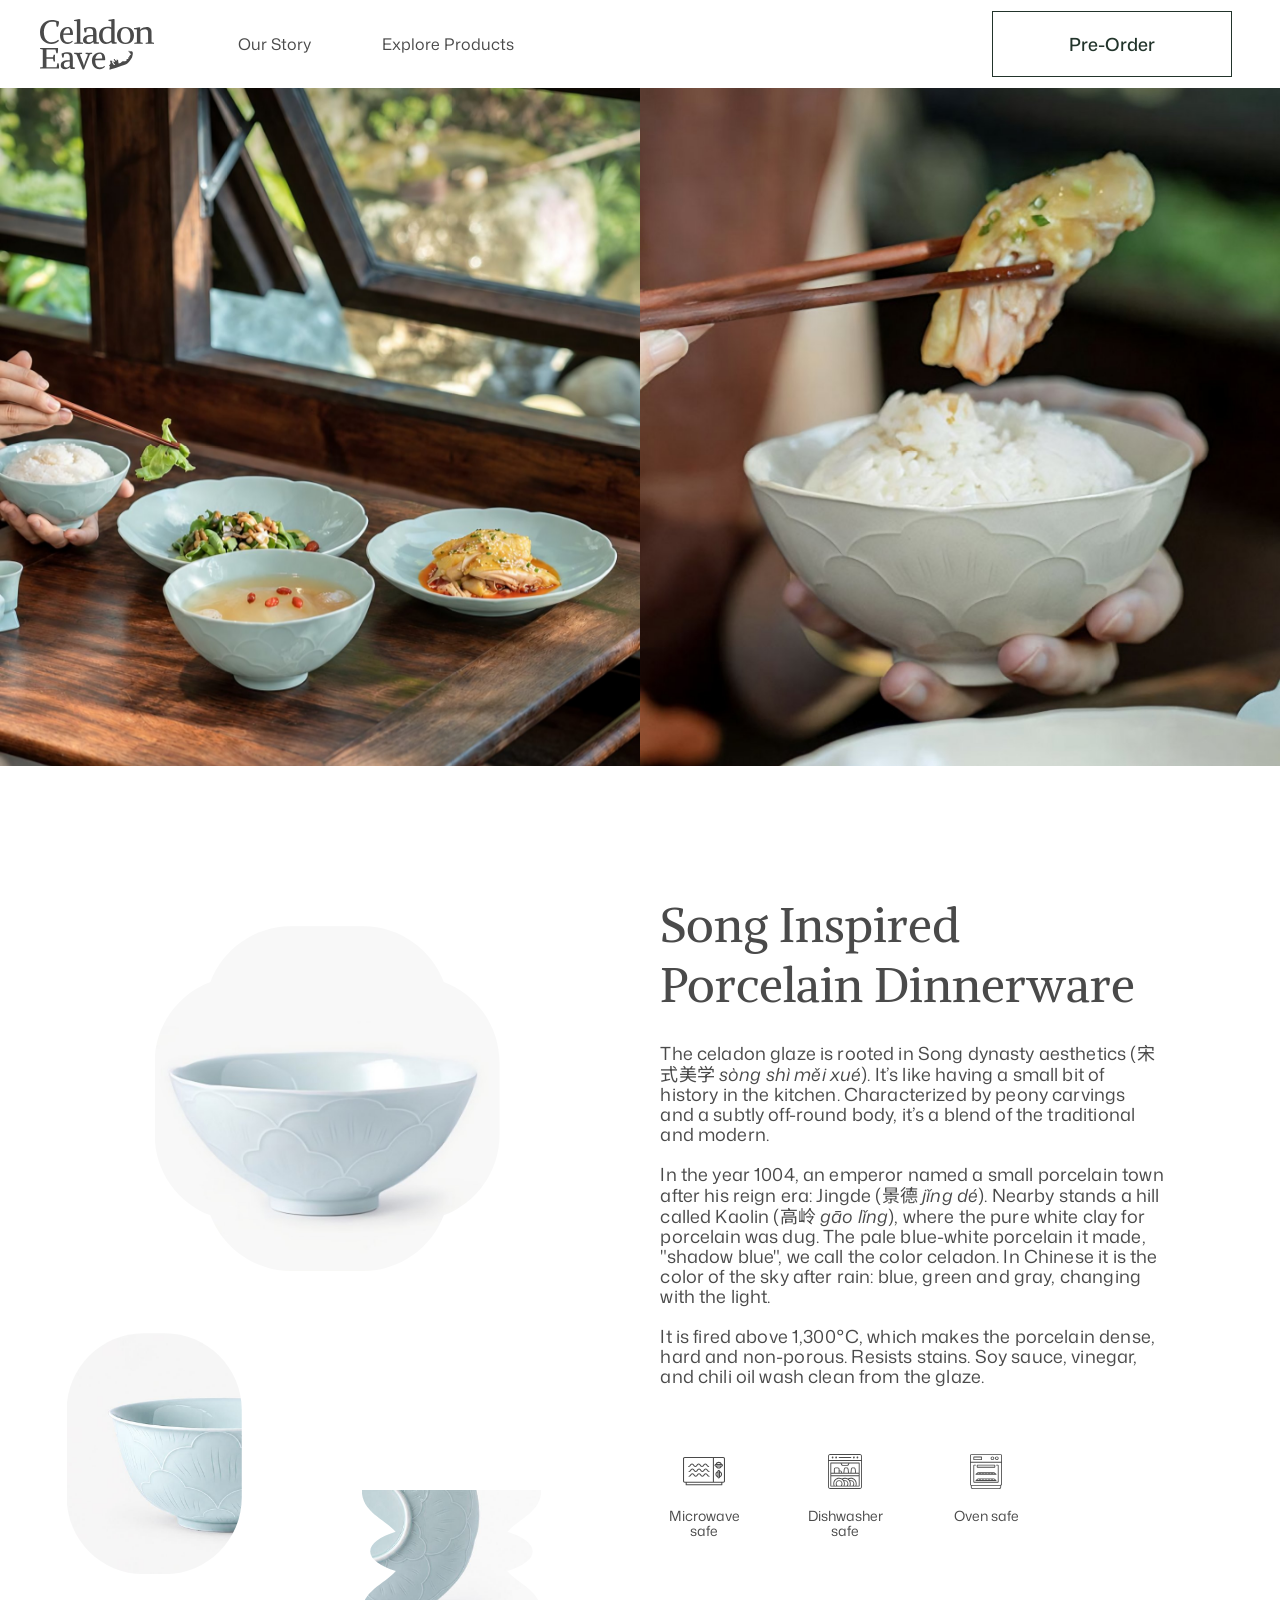
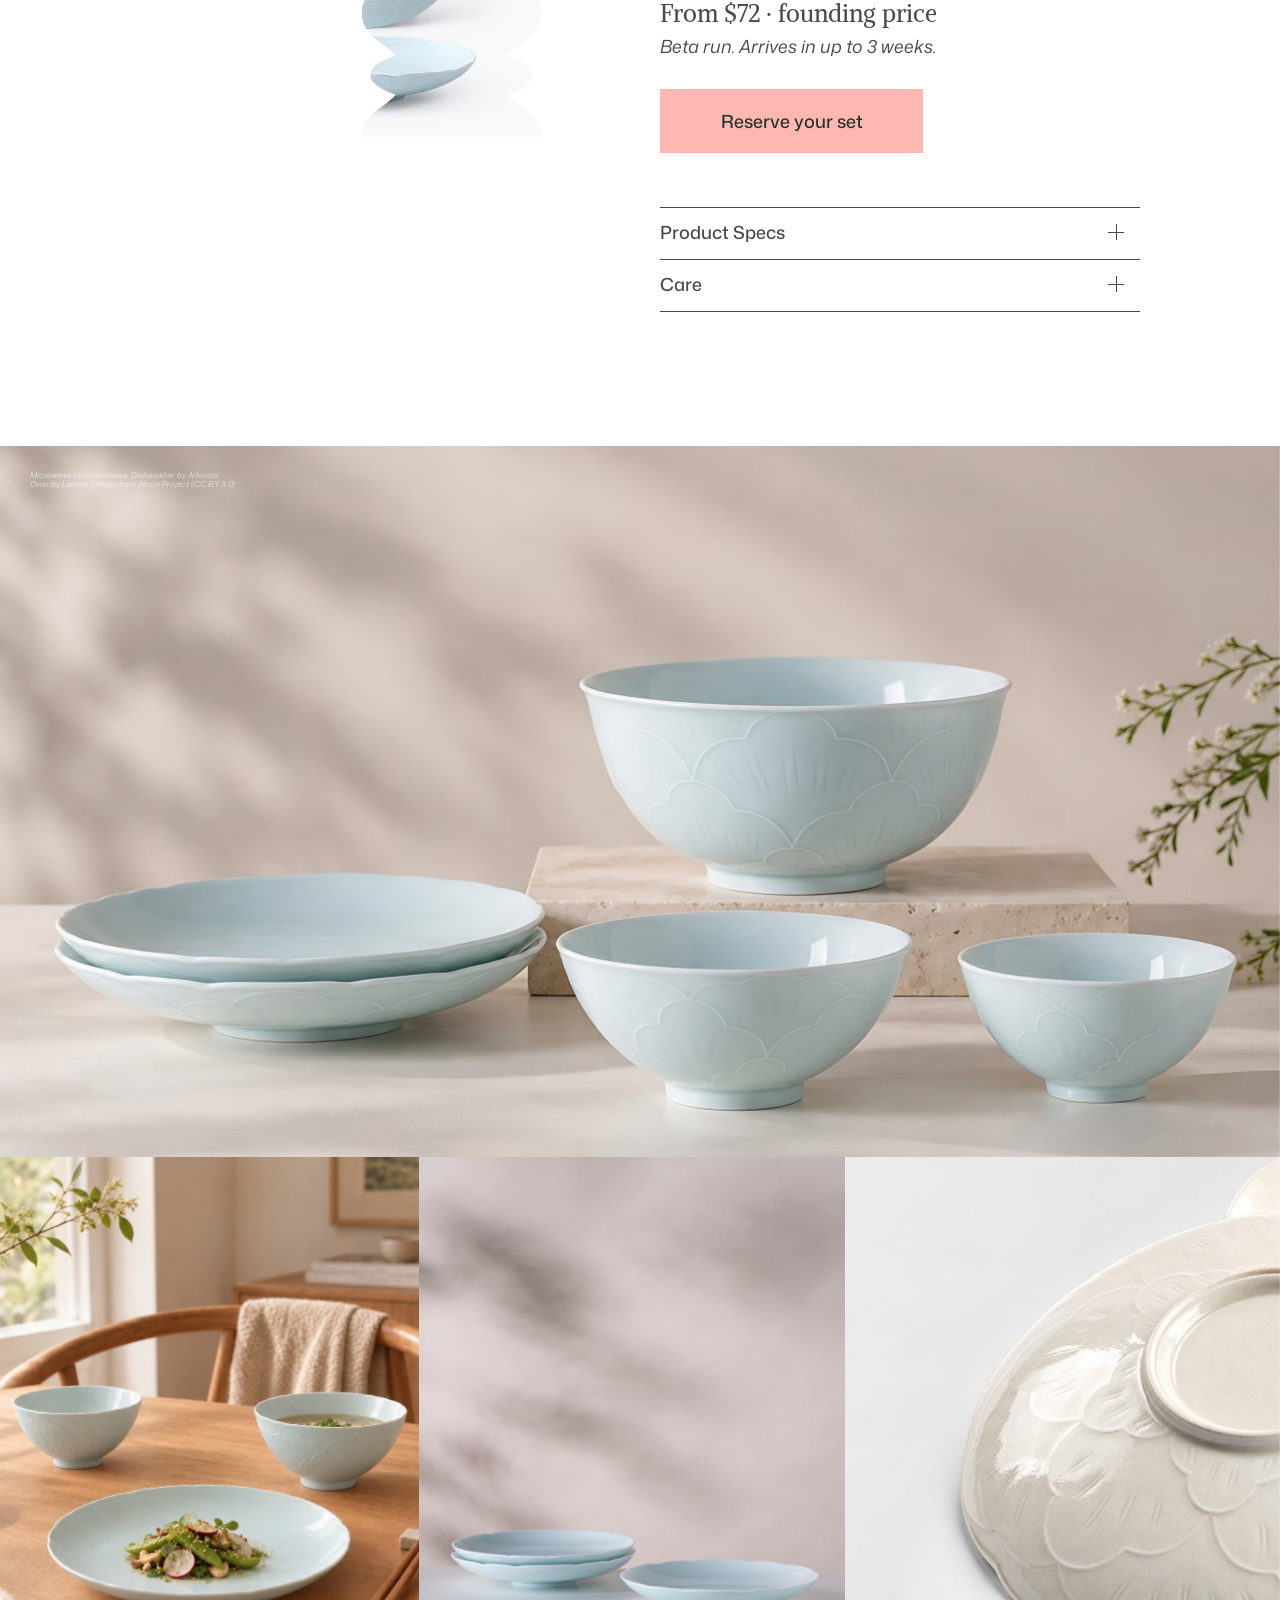
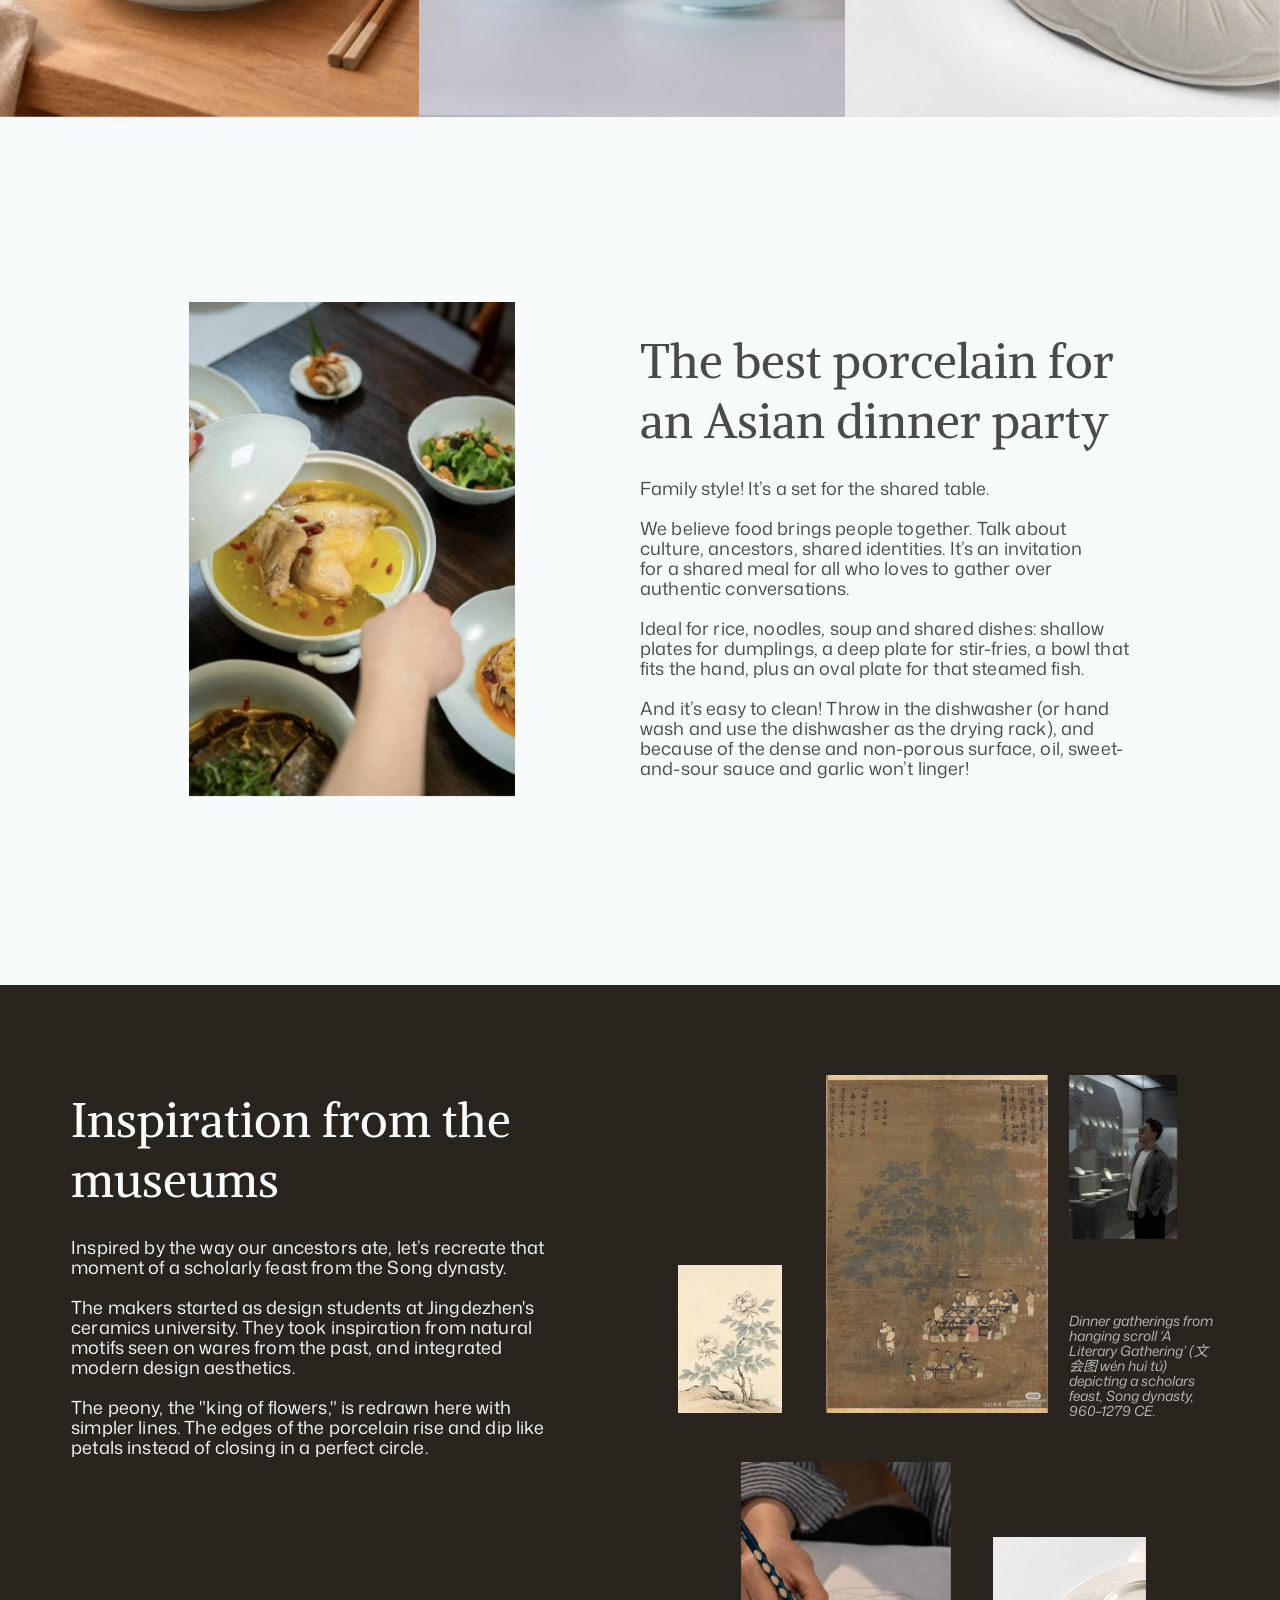
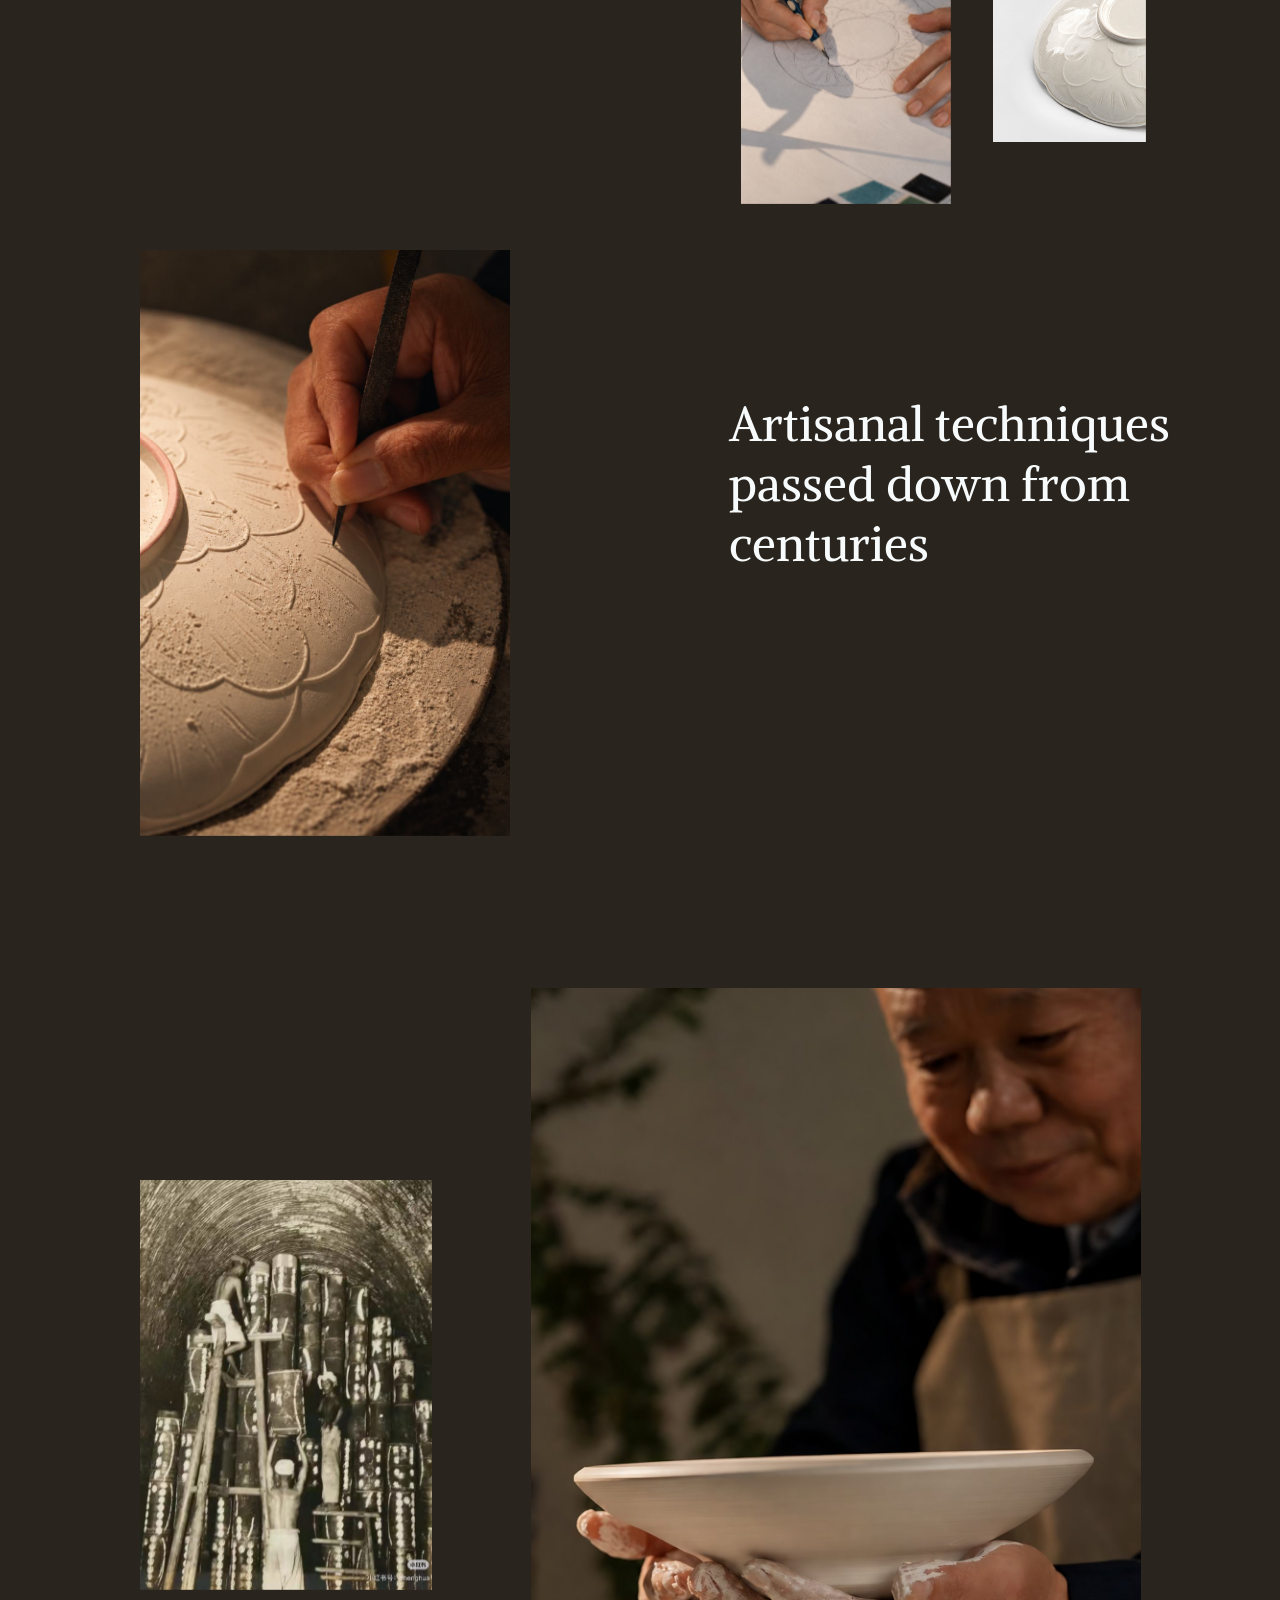
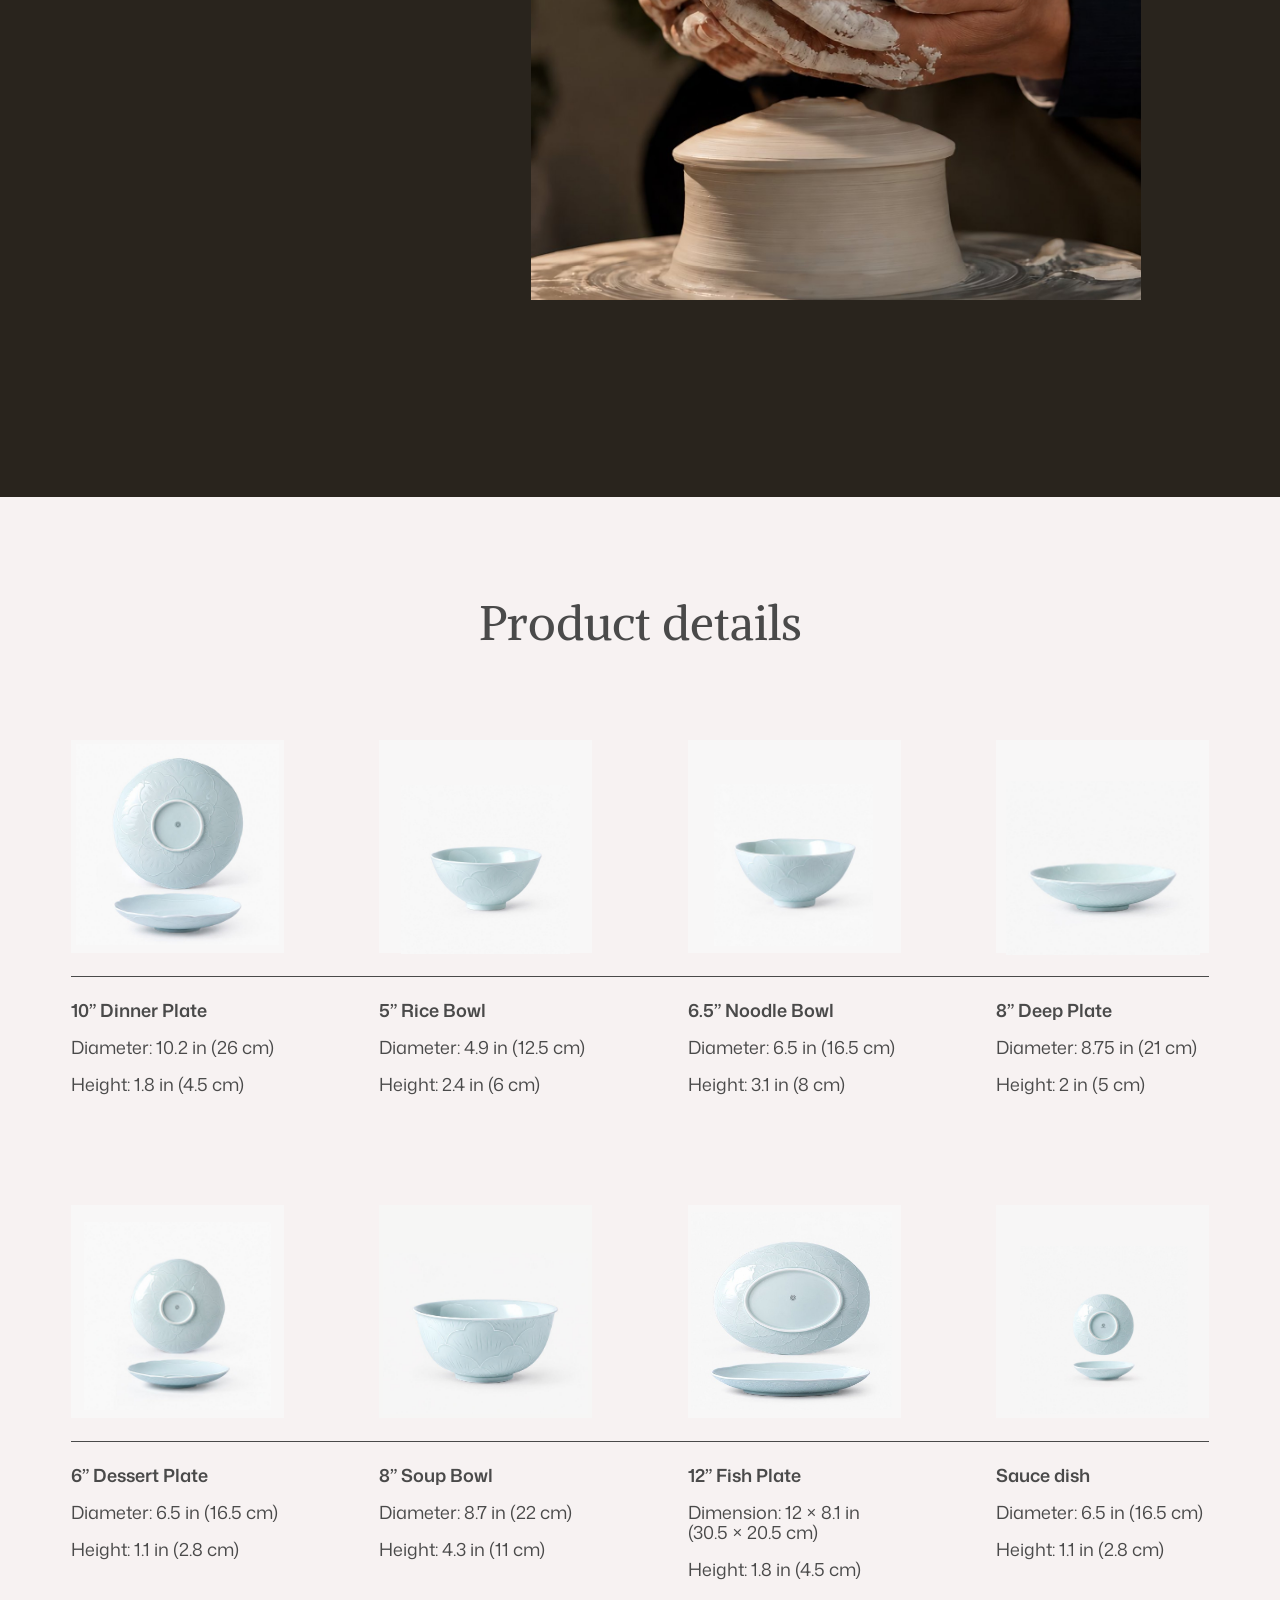
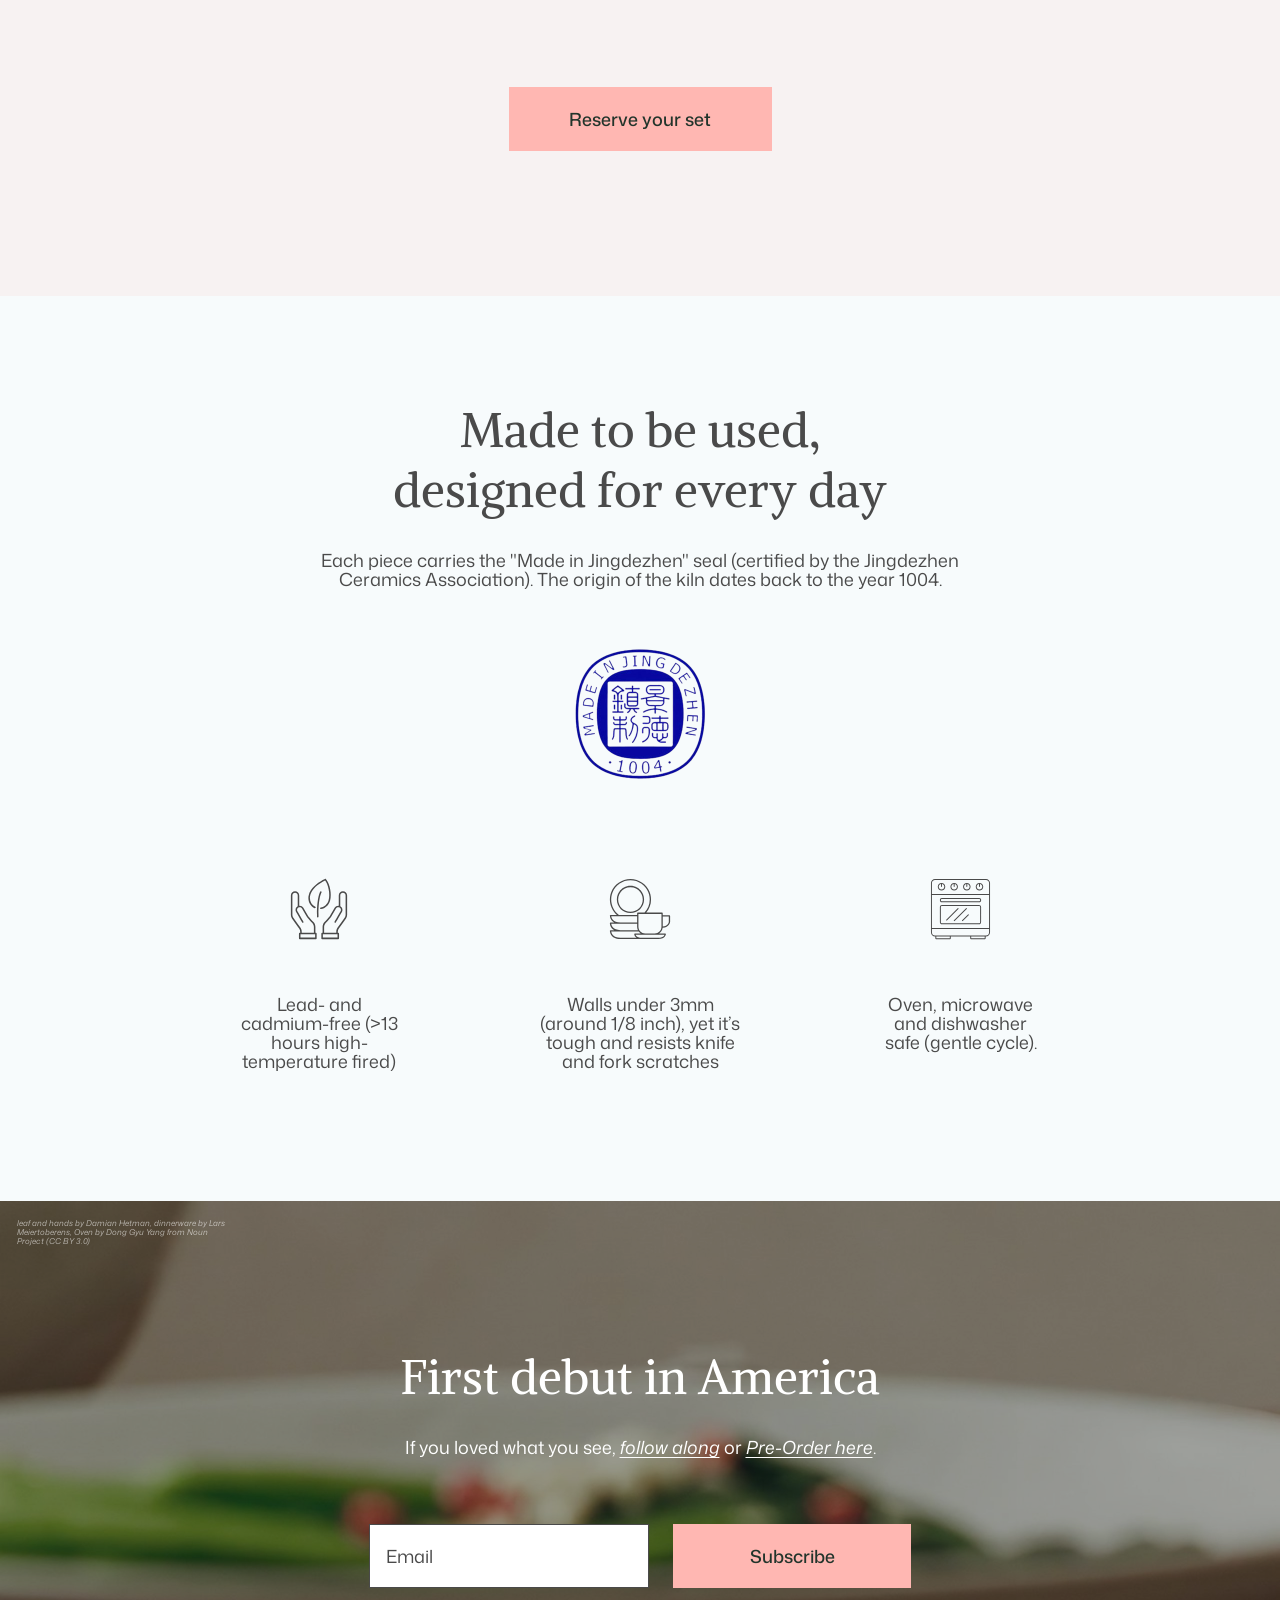
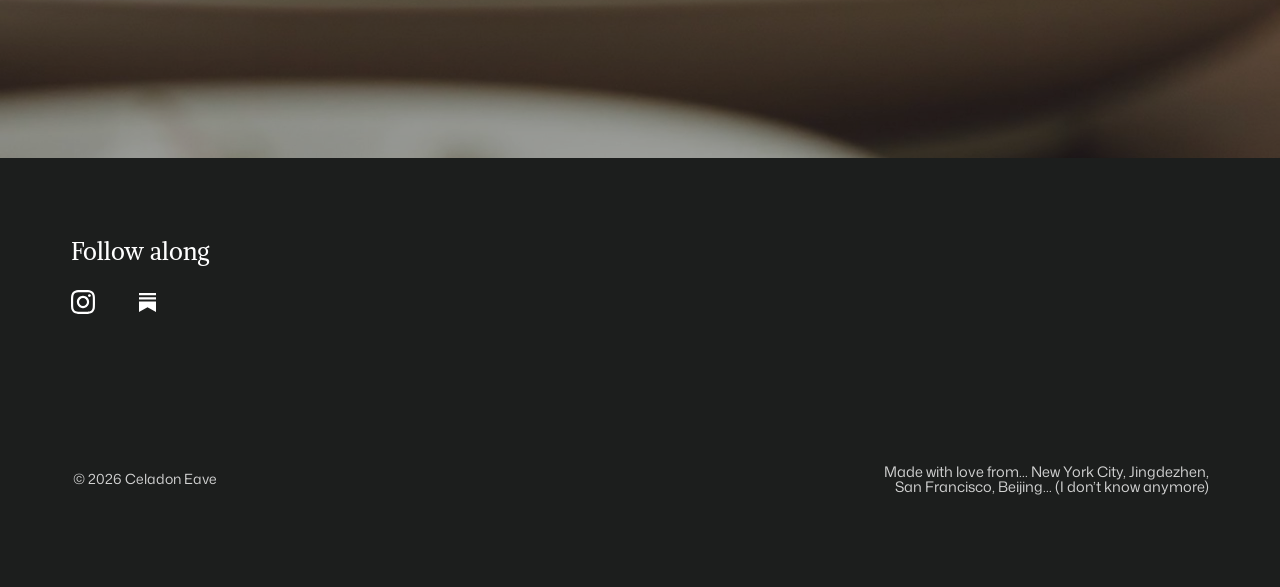
<file: song-dinnerware.html>
<!DOCTYPE html>
<html lang="en">
<head>
<meta charset="UTF-8">
<meta name="viewport" content="width=device-width, initial-scale=1">
<title>Song Inspired Porcelain Dinnerware | Celadon Eave 青檐坊</title>
<meta name="description" content="Celadon porcelain dinnerware from Jingdezhen, inspired by Song dynasty design. Peony-carved, oven, microwave and dishwasher safe. Founding price from $72, pre-order now.">
<link rel="canonical" href="https://celadoneave.com/song-dinnerware.html">
<meta property="og:type" content="website">
<meta property="og:site_name" content="Celadon Eave 青檐坊">
<meta property="og:url" content="https://celadoneave.com/song-dinnerware.html">
<meta property="og:title" content="Song Inspired Porcelain Dinnerware | Celadon Eave 青檐坊">
<meta property="og:description" content="Celadon porcelain from Jingdezhen with hand-carved peony relief. Oven, microwave and dishwasher safe. From $72, pre-order now.">
<meta property="og:image" content="https://celadoneave.com/assets/og-image.jpg">
<meta property="og:image:width" content="1200">
<meta property="og:image:height" content="630">
<meta name="twitter:card" content="summary_large_image">
<meta name="twitter:title" content="Song Inspired Porcelain Dinnerware | Celadon Eave 青檐坊">
<meta name="twitter:description" content="Celadon porcelain from Jingdezhen with hand-carved peony relief. From $72, pre-order now.">
<meta name="twitter:image" content="https://celadoneave.com/assets/og-image.jpg">
<meta name="theme-color" content="#22342B">
<link rel="icon" href="favicon.ico" sizes="32x32">
<link rel="icon" href="favicon.svg" type="image/svg+xml">
<link rel="apple-touch-icon" href="apple-touch-icon.png">
<script type="application/ld+json">{"@context":"https://schema.org","@type":"Product","name":"Song Inspired Porcelain Dinnerware","description":"Celadon porcelain dinnerware from Jingdezhen, inspired by Song dynasty design. Oven, microwave and dishwasher safe.","brand":{"@type":"Brand","name":"Celadon Eave"},"offers":{"@type":"Offer","priceCurrency":"USD","price":"72","availability":"https://schema.org/PreOrder","url":"https://celadoneave.com/song-dinnerware.html"}}</script>
<link rel="preconnect" href="https://fonts.googleapis.com">
<link rel="preconnect" href="https://fonts.gstatic.com" crossorigin>
<link href="https://fonts.googleapis.com/css2?family=Alike&family=Mona+Sans:ital,wght@0,200..900;1,200..900&family=Noto+Sans+SC:wght@400;600&display=swap" rel="stylesheet">
<link rel="stylesheet" href="assets/styles.css">
<link rel="stylesheet" href="assets/product.css">
<script>document.documentElement.classList.add('js')</script>
</head>
<body class="pdp">
<header class="pdp-header">
  <a href="index.html" class="pdp-brand" aria-label="Celadon Eave 青檐坊, home"><svg class="pdp-logo" viewBox="0 0 118 55" width="118" height="55" role="img" aria-label="Celadon Eave 青檐坊" fill="#4A4A4A">
<path d="M57.24 43.76C57.24 45.87 57.66 47.52 58.5 48.69C59.36 49.84 60.52 50.41 61.98 50.41C62.63 50.41 63.18 50.38 63.62 50.32C64.06 50.24 64.48 50.09 64.9 49.88C65.34 49.67 65.83 49.38 66.38 49C66.71 49.15 66.9 49.4 66.94 49.76C66.3 50.51 65.52 51.09 64.62 51.51C63.72 51.93 62.81 52.14 61.89 52.14C60.3 52.14 58.91 51.81 57.71 51.14C56.52 50.47 55.59 49.5 54.92 48.25C54.25 46.99 53.91 45.5 53.91 43.76C53.91 41.98 54.26 40.47 54.95 39.24C55.66 37.98 56.6 37.03 57.78 36.38C58.97 35.71 60.29 35.38 61.73 35.38C63.59 35.38 64.97 36 65.85 37.26C66.75 38.49 67.2 40.1 67.2 42.06C67.2 42.21 67.2 42.35 67.2 42.47C67.2 42.6 67.18 42.73 67.16 42.88L66.72 43.22L57.24 43.13L57.24 43.76M61.7 36.73C61.09 36.73 60.49 36.91 59.88 37.29C59.29 37.67 58.77 38.23 58.31 38.99C57.85 39.74 57.54 40.69 57.37 41.84L64.21 41.47C64.21 39.85 64.03 38.66 63.68 37.89C63.34 37.11 62.68 36.73 61.7 36.73"/>
<path d="M38.47 37.48L36.06 36.85C35.99 36.46 36.05 36.09 36.21 35.75C36.78 35.77 37.41 35.81 38.1 35.85C38.81 35.89 39.46 35.91 40.04 35.91C40.65 35.91 41.33 35.89 42.09 35.85C42.84 35.81 43.51 35.77 44.09 35.75C44.16 36.15 44.14 36.52 44.03 36.85C43.66 36.94 43.28 37.02 42.9 37.1C42.55 37.19 42.2 37.31 41.87 37.48L44.57 44.39C44.86 45.1 45.11 45.81 45.32 46.52C45.55 47.23 45.74 47.95 45.88 48.66L45.98 48.66C46.15 48.05 46.3 47.47 46.45 46.9C46.62 46.31 46.81 45.72 47.01 45.11L50 37.48L47.52 36.85C47.45 36.46 47.51 36.09 47.67 35.75C48.24 35.77 48.77 35.81 49.28 35.85C49.78 35.89 50.32 35.91 50.91 35.91C51.51 35.91 52.06 35.89 52.54 35.85C53.04 35.81 53.59 35.77 54.17 35.75C54.24 36.15 54.22 36.52 54.11 36.85C53.71 36.94 53.32 37.02 52.92 37.1C52.54 37.19 52.2 37.31 51.88 37.48L46.1 52.14C45.96 52.23 45.73 52.31 45.41 52.39C45.12 52.5 44.88 52.55 44.69 52.55L38.47 37.48"/>
<path d="M27.21 52.14C25.95 52.14 24.9 51.82 24.04 51.17C23.18 50.5 22.75 49.49 22.75 48.15C22.75 47.11 23 46.25 23.5 45.58C24.03 44.91 24.72 44.4 25.58 44.04C26.45 43.66 27.43 43.41 28.5 43.29C29.56 43.16 30.65 43.11 31.76 43.13L31.79 40.37C31.81 39.2 31.59 38.3 31.13 37.67C30.67 37.02 29.97 36.69 29.03 36.69C28.51 36.69 28 36.74 27.52 36.82C27.04 36.88 26.56 37 26.08 37.17L25.67 40.49C25.5 40.58 25.27 40.63 24.98 40.65C24.69 40.65 24.46 40.64 24.29 40.62C24.1 39.93 23.94 39.24 23.82 38.55C23.69 37.86 23.64 37.19 23.66 36.54C24.64 36.08 25.63 35.75 26.61 35.56C27.62 35.38 28.71 35.28 29.88 35.28C31.05 35.28 31.99 35.47 32.7 35.85C33.44 36.22 33.97 36.87 34.3 37.79C34.66 38.71 34.84 40 34.84 41.65L34.84 50.07C35.19 50.24 35.56 50.36 35.94 50.45C36.31 50.51 36.68 50.59 37.04 50.7C37.1 51.1 37.05 51.46 36.88 51.8C36.54 51.86 36.14 51.91 35.65 51.95C35.19 52 34.72 52.02 34.24 52.02C33.55 52.02 32.95 51.95 32.45 51.83L32.01 50.2L31.89 50.2C31.36 50.74 30.71 51.2 29.94 51.58C29.17 51.95 28.26 52.14 27.21 52.14M28.4 50.41C28.99 50.41 29.62 50.24 30.29 49.88C30.96 49.5 31.45 49.09 31.76 48.63L31.76 44.39C29.61 44.39 28.09 44.65 27.21 45.17C26.33 45.67 25.89 46.56 25.89 47.84C25.89 48.7 26.12 49.35 26.58 49.79C27.04 50.21 27.65 50.41 28.4 50.41"/>
<path d="M8.46 41.87L8.46 50.16L18.63 50.16L19.37 46.29C19.65 46.25 19.86 46.24 20 46.26C20.16 46.26 20.36 46.3 20.59 46.38C20.78 47.08 20.9 47.77 20.95 48.47C20.99 49.17 21.02 49.87 21.02 50.56L21.02 51.47L6.7 51.47C6.05 51.47 5.27 51.48 4.35 51.49C3.47 51.53 2.69 51.57 2.04 51.61C1.97 51.24 1.99 50.9 2.11 50.59C2.55 50.52 3 50.44 3.44 50.36C3.89 50.26 4.33 50.15 4.78 50.01L4.78 32.57L2.07 31.99C2 31.63 2.06 31.29 2.25 30.98C2.88 31 3.58 31.03 4.35 31.06C5.15 31.1 5.87 31.12 6.53 31.12L20.03 31.12C20.06 31.97 20.05 32.83 20 33.68C19.95 34.53 19.83 35.37 19.65 36.21C19.41 36.29 19.22 36.32 19.05 36.32C18.89 36.32 18.67 36.31 18.39 36.29L17.47 32.43L8.46 32.43L8.46 40.28L14.98 40.28L15.65 37.72C15.86 37.66 16.09 37.64 16.35 37.66C16.61 37.66 16.84 37.73 17.05 37.86C17.01 38.29 16.97 38.77 16.95 39.32C16.92 39.86 16.91 40.41 16.91 40.97C16.91 41.59 16.92 42.2 16.95 42.8C16.97 43.41 17.01 43.94 17.05 44.4C16.84 44.48 16.61 44.52 16.35 44.52C16.09 44.52 15.86 44.5 15.65 44.46L14.98 41.87L8.46 41.87"/>
<path d="M102.1 12.71L102.13 12.74C103.24 11.7 104.39 10.98 105.57 10.59C106.75 10.2 107.77 10 108.65 10C110.16 10 111.34 10.4 112.19 11.21C113.07 12.01 113.51 13.19 113.51 14.73L113.54 25.21L115.97 25.86C116.04 26.27 115.98 26.65 115.8 27C115.17 26.96 114.51 26.91 113.82 26.87C113.13 26.85 112.46 26.84 111.81 26.84C111.16 26.84 110.48 26.85 109.76 26.87C109.05 26.91 108.36 26.96 107.72 27C107.65 26.59 107.67 26.21 107.79 25.86C108.25 25.77 108.65 25.67 109 25.56C109.37 25.46 109.73 25.34 110.08 25.21L110.08 16.2C110.08 14.72 109.83 13.7 109.35 13.13C108.86 12.57 108.09 12.28 107.02 12.28C106.17 12.28 105.34 12.45 104.53 12.77C103.72 13.08 103 13.57 102.38 14.24L102.38 25.21L104.7 25.86C104.77 26.27 104.71 26.65 104.53 27C103.9 26.96 103.25 26.91 102.58 26.87C101.94 26.85 101.29 26.84 100.64 26.84C99.99 26.84 99.29 26.85 98.53 26.87C97.76 26.91 97.06 26.96 96.41 27C96.34 26.59 96.36 26.21 96.48 25.86C96.9 25.75 97.31 25.65 97.73 25.56C98.14 25.46 98.54 25.34 98.91 25.21L98.91 12.48L96.03 12.22C95.96 11.78 96.02 11.4 96.2 11.08C97.06 10.95 97.89 10.8 98.7 10.65C99.51 10.5 100.28 10.35 101.02 10.2C101.42 10.22 101.81 10.32 102.2 10.49L102.1 12.71"/>
<path d="M79 18.5C79 16.86 79.34 15.4 80.01 14.12C80.71 12.84 81.7 11.84 82.98 11.1C84.26 10.37 85.77 10 87.5 10C89.25 10 90.76 10.37 92.02 11.1C93.3 11.84 94.28 12.84 94.95 14.12C95.65 15.4 96 16.86 96 18.5C96 20.18 95.65 21.66 94.95 22.94C94.28 24.22 93.3 25.22 92.02 25.93C90.76 26.64 89.25 27 87.5 27C85.77 27 84.26 26.64 82.98 25.93C81.7 25.22 80.71 24.22 80.01 22.94C79.34 21.66 79 20.18 79 18.5M92.36 18.94C92.36 17.53 92.19 16.26 91.85 15.13C91.51 13.98 90.99 13.06 90.27 12.39C89.55 11.7 88.6 11.35 87.43 11.35C86.24 11.35 85.29 11.69 84.57 12.36C83.87 13.03 83.37 13.92 83.08 15.04C82.79 16.15 82.64 17.38 82.64 18.72C82.64 19.94 82.81 21.08 83.15 22.15C83.49 23.2 84.01 24.05 84.73 24.7C85.48 25.33 86.42 25.65 87.57 25.65C88.78 25.65 89.74 25.33 90.43 24.7C91.13 24.07 91.63 23.24 91.92 22.21C92.21 21.19 92.36 20.1 92.36 18.94"/>
<path d="M67.93 27C66.66 27 65.5 26.65 64.43 25.94C63.39 25.21 62.55 24.21 61.92 22.94C61.31 21.67 61 20.22 61 18.59C61 16.72 61.35 15.12 62.05 13.79C62.76 12.46 63.74 11.44 65.01 10.73C66.3 10 67.82 9.64 69.56 9.64C70.2 9.64 70.83 9.71 71.46 9.86C72.12 10.01 72.7 10.2 73.2 10.44L73.3 10.44L73.3 4.26L70.48 4C70.41 3.57 70.47 3.19 70.65 2.87C72.28 2.63 73.81 2.34 75.24 2C75.67 2.02 76.12 2.14 76.59 2.35L76.59 24.81C76.8 24.98 77.14 25.12 77.61 25.23C78.09 25.34 78.54 25.41 78.97 25.45C79.04 25.86 78.98 26.24 78.8 26.58C78.44 26.65 78 26.7 77.48 26.74C76.98 26.79 76.47 26.81 75.95 26.81C75.2 26.81 74.56 26.74 74.01 26.61C73.83 26.33 73.68 26.05 73.57 25.78C73.48 25.5 73.41 25.21 73.37 24.91L73.2 24.91C72.25 25.68 71.36 26.22 70.55 26.52C69.75 26.84 68.88 27 67.93 27M69.32 25.13C70.21 25.13 70.97 24.96 71.6 24.62C72.23 24.25 72.77 23.85 73.2 23.42L73.2 12.21C72.77 11.85 72.26 11.59 71.67 11.44C71.1 11.27 70.49 11.18 69.83 11.18C68.07 11.18 66.75 11.83 65.89 13.11C65.03 14.4 64.6 16.13 64.6 18.3C64.6 20.51 65 22.21 65.79 23.39C66.61 24.55 67.78 25.13 69.32 25.13"/>
<path d="M49.98 27C48.58 27 47.4 26.67 46.44 26.02C45.48 25.34 45 24.33 45 22.98C45 21.92 45.28 21.06 45.84 20.38C46.43 19.71 47.2 19.19 48.16 18.83C49.14 18.45 50.23 18.2 51.42 18.07C52.62 17.95 53.83 17.89 55.07 17.91L55.11 15.13C55.13 13.95 54.89 13.04 54.37 12.41C53.86 11.75 53.07 11.42 52.02 11.42C51.44 11.42 50.87 11.47 50.34 11.55C49.8 11.61 49.26 11.73 48.72 11.9L48.26 15.26C48.08 15.34 47.82 15.39 47.49 15.41C47.16 15.41 46.91 15.4 46.72 15.38C46.51 14.69 46.33 13.99 46.19 13.29C46.05 12.6 45.99 11.92 46.02 11.27C47.12 10.8 48.22 10.47 49.32 10.28C50.44 10.09 51.66 10 52.97 10C54.28 10 55.33 10.19 56.13 10.57C56.95 10.95 57.54 11.6 57.92 12.53C58.32 13.46 58.51 14.76 58.51 16.43L58.51 24.91C58.91 25.08 59.32 25.21 59.74 25.29C60.16 25.35 60.57 25.44 60.97 25.54C61.04 25.94 60.98 26.31 60.8 26.65C60.42 26.72 59.97 26.77 59.43 26.81C58.91 26.85 58.39 26.87 57.85 26.87C57.07 26.87 56.41 26.81 55.85 26.68L55.36 25.04L55.21 25.04C54.63 25.59 53.9 26.05 53.04 26.43C52.17 26.81 51.15 27 49.98 27M51.32 25.26C51.97 25.26 52.68 25.08 53.42 24.72C54.17 24.34 54.72 23.92 55.07 23.45L55.07 19.18C52.66 19.18 50.97 19.44 49.98 19.97C49 20.48 48.51 21.38 48.51 22.66C48.51 23.53 48.77 24.18 49.28 24.63C49.8 25.05 50.48 25.26 51.32 25.26"/>
<path d="M42.32 25.19L44.97 25.85C45.04 26.27 44.98 26.65 44.8 27C44.18 26.96 43.48 26.91 42.7 26.87C41.94 26.85 41.25 26.84 40.6 26.84C39.96 26.84 39.26 26.85 38.5 26.87C37.75 26.91 37.05 26.96 36.41 27C36.34 26.58 36.36 26.2 36.48 25.85C36.91 25.74 37.34 25.64 37.75 25.55C38.18 25.47 38.56 25.35 38.88 25.19L38.88 4.3L36.03 4.04C35.96 3.6 36.02 3.22 36.2 2.89C37.03 2.78 37.85 2.65 38.68 2.49C39.53 2.34 40.31 2.18 41.02 2C41.25 2.02 41.46 2.07 41.67 2.13C41.88 2.18 42.09 2.25 42.32 2.36L42.32 25.19"/>
<path d="M25.26 18.5C25.26 20.64 25.67 22.31 26.49 23.5C27.33 24.67 28.46 25.25 29.9 25.25C30.53 25.25 31.07 25.22 31.5 25.15C31.93 25.07 32.35 24.92 32.76 24.71C33.19 24.5 33.67 24.2 34.2 23.82C34.53 23.97 34.71 24.22 34.75 24.58C34.12 25.34 33.36 25.94 32.48 26.36C31.6 26.79 30.71 27 29.81 27C28.25 27 26.89 26.66 25.72 25.98C24.55 25.3 23.64 24.33 22.98 23.05C22.33 21.78 22 20.26 22 18.5C22 16.7 22.34 15.17 23.01 13.92C23.71 12.64 24.63 11.68 25.78 11.02C26.95 10.34 28.24 10 29.65 10C31.48 10 32.82 10.64 33.68 11.91C34.56 13.16 35 14.79 35 16.78C35 16.93 35 17.07 35 17.19C35 17.32 34.99 17.46 34.97 17.61L34.54 17.96L25.26 17.86L25.26 18.5M29.62 11.37C29.03 11.37 28.43 11.56 27.84 11.94C27.27 12.32 26.75 12.9 26.3 13.66C25.85 14.43 25.54 15.39 25.38 16.56L32.08 16.18C32.08 14.54 31.91 13.33 31.56 12.55C31.23 11.76 30.58 11.37 29.62 11.37"/>
<path d="M20.1 22.82C20.38 22.9 20.57 23.04 20.66 23.24C20.77 23.43 20.83 23.65 20.86 23.89C19.84 24.88 18.7 25.65 17.42 26.19C16.15 26.73 14.78 27 13.33 27C11.85 27 10.43 26.76 9.07 26.29C7.72 25.81 6.51 25.09 5.43 24.11C4.38 23.12 3.54 21.88 2.92 20.38C2.31 18.87 2 17.08 2 15C2 12.95 2.34 11.17 3.02 9.68C3.73 8.17 4.64 6.92 5.76 5.95C6.91 4.96 8.16 4.22 9.53 3.75C10.92 3.25 12.29 3 13.66 3C15.26 3 16.66 3.13 17.85 3.39C19.06 3.63 20.11 3.98 20.99 4.46C21.03 5.45 20.94 6.38 20.72 7.25C20.53 8.11 20.27 8.96 19.97 9.78C19.75 9.8 19.5 9.8 19.24 9.78C18.97 9.76 18.73 9.7 18.51 9.62L18.15 5.43C17.42 5.13 16.73 4.94 16.07 4.85C15.41 4.76 14.68 4.72 13.89 4.72C12.35 4.72 10.96 5.17 9.73 6.08C8.52 6.99 7.56 8.22 6.85 9.78C6.17 11.34 5.83 13.08 5.83 15C5.83 17.03 6.13 18.83 6.72 20.38C7.32 21.92 8.2 23.12 9.36 23.98C10.53 24.85 11.97 25.28 13.69 25.28C15.06 25.28 16.26 25.04 17.29 24.57C18.33 24.09 19.26 23.51 20.1 22.82"/>
<path d="M91.74 34.55C91.18 34.62 91.1 33.94 91.13 33.59C90.95 33.5 90.78 33.5 90.6 34.29C90.47 34.91 91.13 35.25 91.48 35.33C91.69 36.66 92.61 36.99 93.04 36.99C93.1 37.22 93.11 37.7 92.7 37.77C92.17 37.86 91.91 37.77 91.82 38.12C91.74 38.47 92.17 38.3 92.43 38.47C92.7 38.65 92.09 39.08 91.65 39.08C91.21 39.08 90.78 39.61 91.13 39.69C91.48 39.78 91.91 40.04 91.21 40.22C90.52 40.39 90 40.39 90 40.91C90 41.44 90.43 41.09 90.52 41.35C90.6 41.61 90 42.05 90 42.22C90 42.4 89.12 41.79 88.6 42.4C88.08 43.01 88.6 43.18 88.69 43.44C88.78 43.7 87.99 43.88 87.21 44.14C86.42 44.4 84.59 44.14 84.24 44.4C83.9 44.66 82.76 45.88 82.42 45.88C82.14 45.88 81.02 46.23 80.5 46.41C80.5 46.2 80.48 45.71 80.41 45.36C80.32 44.93 80.06 44.31 80.24 43.88C80.41 43.44 79.8 42.75 79.45 42.75C79.1 42.75 78.23 42.75 78.41 43.01C78.58 43.27 78.93 43.79 78.58 43.97C78.23 44.14 78.06 43.53 77.8 43.44C77.54 43.36 76.84 42.4 76.75 42.22C76.67 42.05 75.97 42.13 75.88 42.22C75.79 42.31 75.79 43.01 76.14 43.18C76.49 43.36 77.1 44.75 77.1 44.93C77.1 45.1 76.75 45.01 76.06 44.75C75.36 44.49 75.53 44.58 75.36 44.75C75.18 44.93 75.36 45.36 75.79 46.15C76.23 46.93 77.45 47.45 77.1 47.63C76.82 47.77 76.11 47.92 75.79 47.98C75.82 47.92 75.86 47.77 75.79 47.63C75.71 47.45 75.45 47.8 74.92 46.76C74.4 45.71 74.31 45.88 74.14 45.62C73.96 45.36 73.53 44.93 74.05 44.84C74.57 44.75 74.4 43.65 74.14 43.7C73.88 43.76 73.7 43.7 73.27 43.65C72.83 43.59 72.74 43.44 72.4 43.65C72.05 43.85 72.22 44.93 72.4 45.36C72.57 45.8 72.83 46.41 72.13 47.19C71.44 47.98 71.87 48.24 71.52 48.15C71.25 48.08 71.06 47.77 71 47.63C70.93 48.81 71.5 48.99 71.79 48.94C72.13 51.64 70.13 53.04 72.48 52.42C74.84 51.81 87.29 47.98 89.3 46.49C91.3 45.01 92.26 43.36 93.39 41.61C94.52 39.87 94.52 37.86 94.79 36.9C95.05 35.94 94.7 34.37 93.39 34.29C92.09 34.2 92.43 34.46 91.74 34.55"/>
</svg>
</a>
  <nav class="pdp-nav" aria-label="Main">
    <a href="index.html#story">Our Story</a>
    <a href="index.html#collection">Explore Products</a>
  </nav>
  <a href="#signup" class="btn btn-outline js-focus-signup">Pre-Order</a>
</header>
<main>
<section class="pdp-hero" aria-label="Song dinnerware in use">
  <div class="crop hero-l" style="--ar:720/763;"><img src="assets/product/hero-left.jpg" alt="Hands sharing small plates of food on a dark wood table by a window, with celadon porcelain bowls and plates" style="left:0%;top:-13.8925%;width:100%;height:127.7851%" width="1440" height="1950"></div>
  <div class="crop hero-r" style="--ar:720/763;"><img src="assets/product/hero-right.jpg" alt="A hand holding a celadon porcelain bowl of rice with a piece of glazed chicken lifted over it with chopsticks" style="left:0%;top:-13.1062%;width:100%;height:126.2123%" width="1440" height="1924"></div>
</section>
<section class="pdp-intro">
  <div class="pdp-intro-in">
  <div class="pdp-gallery stage g-stage" style="--sw:562;--sh:912" aria-hidden="false">
    <svg width="0" height="0" style="position:absolute" aria-hidden="true" focusable="false"><defs>
      <clipPath id="clip-blob" clipPathUnits="objectBoundingBox"><path d="M0.60444 0C0.7114 0 0.80267 0.06717 0.83837 0.16164C0.93283 0.19734 1 0.28861 1 0.39557L1 0.60444C1 0.7114 0.93283 0.80267 0.83837 0.83837C0.80267 0.93283 0.7114 1 0.60444 1L0.39557 1C0.28861 1 0.19734 0.93283 0.16164 0.83837C0.06717 0.80267 0 0.7114 0 0.60444L0 0.39557C0 0.2886 0.06717 0.19733 0.16163 0.16163C0.19733 0.06717 0.2886 0 0.39557 0L0.60444 0Z"/></clipPath>
      <clipPath id="clip-pill" clipPathUnits="objectBoundingBox"><path d="M0.5607 1L0.43929 1C0.19667 1 0 0.85696 0 0.68051L0 0.31949C0 0.14304 0.19667 0 0.43929 0L0.5607 0C0.80332 0 1 0.14304 1 0.31949L1 0.68051C1 0.85696 0.80332 1 0.5607 1Z"/></clipPath>
      <clipPath id="clip-scallop" clipPathUnits="objectBoundingBox"><path d="M1 0.49997C1 0.4087 0.87661 0.38404 0.80997 0.32874C0.89751 0.30886 0.95223 0.28068 0.95223 0.2494C0.95223 0.21826 0.89796 0.1902 0.81106 0.17032C0.87794 0.11565 1 0.09077 1 0L0 0C0 0.09071 0.12189 0.11563 0.1888 0.17023C0.10167 0.19011 0.04722 0.21821 0.04722 0.2494C0.04722 0.28073 0.10214 0.30896 0.18993 0.32885C0.12328 0.3841 0 0.40879 0 0.50003C0 0.59099 0.12257 0.61579 0.18935 0.6707C0.10189 0.69058 0.04722 0.71874 0.04722 0.75C0.04722 0.78126 0.1019 0.80942 0.18938 0.82931C0.1226 0.88423 0 0.90903 0 1L1 1C1 0.90897 0.87728 0.8842 0.81051 0.82921C0.89774 0.80934 0.95223 0.78121 0.95223 0.75C0.95223 0.71879 0.89773 0.69066 0.8105 0.67079C0.87724 0.61578 1 0.59101 1 0.49997Z"/></clipPath>
    </defs></svg>
    <div class="crop ab shape-blob" style="--ar:388/388;--x:99;--y:0;--w:388;--h:388"><img src="assets/product/gallery-bowl.jpg" alt="A celadon porcelain bowl with carved peony petals" style="left:-14.6907%;top:0%;width:129.3814%;height:100%" width="1004" height="810"></div>
    <div class="crop ab shape-pill" style="--ar:197/271;--x:0;--y:458;--w:197;--h:271"><img src="assets/product/soup-bowl.jpg" alt="Side view of a celadon rice bowl" style="left:-23.3503%;top:-32.8413%;width:228.4264%;height:165.6827%" width="1254" height="1254" loading="lazy"></div>
    <div class="crop ab shape-scallop" style="--ar:202/278;--x:332;--y:634;--w:202;--h:278"><img src="assets/product/dinner-plate.jpg" alt="Edge of a scalloped celadon dinner plate" style="left:-120.297%;top:-70.1439%;width:244.5545%;height:177.3381%" width="1254" height="1254" loading="lazy"></div>
  </div>
  <div class="pdp-info reveal">
    <h1>Song Inspired<br>Porcelain Dinnerware</h1>
    <div class="pdp-copy">
      <p>The celadon glaze is rooted in Song dynasty aesthetics (<span lang="zh">宋式美学</span> <em>sòng shì měi xué</em>). It’s like having a small bit of history in the kitchen. Characterized by peony carvings and a subtly off-round body, it’s a blend of the traditional and modern.</p>
      <p>In the year 1004, an emperor named a small porcelain town after his reign era: Jingde (<span lang="zh">景德</span> <em>jǐng dé</em>). Nearby stands a hill called Kaolin (<span lang="zh">高岭</span> <em>gāo lǐng</em>), where the pure white clay for porcelain was dug. The pale blue-white porcelain it made, "shadow blue", we call the color celadon. In Chinese it is the color of the sky after rain: blue, green and gray, changing with the light.</p>
      <p>It is fired above 1,300°C, which makes the porcelain dense, hard and non-porous. Resists stains. Soy sauce, vinegar, and chili oil wash clean from the glaze.</p>
    </div>
    <ul class="pdp-safe">
      <li><img src="assets/product/icon-microwave.svg" alt="" width="46" height="32"><span>Microwave safe</span></li>
      <li><img src="assets/product/icon-dishwasher.svg" alt="" width="38" height="39"><span>Dishwasher safe</span></li>
      <li><img src="assets/product/icon-oven.svg" alt="" width="36" height="39"><span>Oven safe</span></li>
    </ul>
    <p class="pdp-price">From $72 · founding price</p>
    <p class="pdp-note"><em>Beta run. Arrives in up to 3 weeks.</em></p>
    <a href="#signup" class="btn btn-pink js-focus-signup pdp-cta">Reserve your set</a>
    <div class="pdp-acc">
      <div class="acc-item">
        <h2 class="acc-h"><button type="button" class="acc-btn" aria-expanded="false" aria-controls="acc-specs" id="acc-specs-btn">Product Specs<span class="acc-ic" aria-hidden="true"></span></button></h2>
        <div class="acc-panel" id="acc-specs" role="region" aria-labelledby="acc-specs-btn"><div><p><a href="#specs">See Below</a></p></div></div>
      </div>
      <div class="acc-item">
        <h2 class="acc-h"><button type="button" class="acc-btn" aria-expanded="false" aria-controls="acc-care" id="acc-care-btn">Care<span class="acc-ic" aria-hidden="true"></span></button></h2>
        <div class="acc-panel" id="acc-care" role="region" aria-labelledby="acc-care-btn"><div><p>Microwave, dishwasher (gentle cycle), and oven safe. Keep them off open flame. Avoid sudden changes in temperature (e.g. from freezer to oven). Always place very hot items onto either wood or cloth. We recommend using gentle, environmentally-friendly detergents.</p></div></div>
      </div>
    </div>
  </div>
  </div>
</section>
<section class="pdp-banner" aria-label="Celadon bowls and plates">
  <div class="crop banner-crop" style="--ar:1440/800;"><img src="assets/product/banner-bowl.jpg" alt="A celadon porcelain bowl, plates and rice bowls on a stone plinth against a soft beige wall" style="left:0%;top:-10%;width:100%;height:120%" width="2560" height="1707" loading="lazy"></div>
  <p class="credit credit-banner">Microwave by iconcheese, Dishwasher by Arkinasi,<br>Oven by Leween Design from Noun Project (CC BY 3.0)</p>
</section>
<section class="pdp-trio" aria-label="The set at the table">
  <div class="crop trio-1" style="--ar:471/630;"><img src="assets/product/trio-left.jpg" alt="Celadon bowls and a plate of greens on an oak table beside a window" style="left:-22.293%;top:0%;width:146.4968%;height:100%" width="1312" height="1199" loading="lazy"></div>
  <div class="crop trio-2" style="--ar:480/630;"><img src="assets/product/trio-mid.jpg" alt="Three celadon plates stacked and fanned on a pale surface" style="left:0%;top:-0.7937%;width:100%;height:101.5873%" width="1000" height="1333" loading="lazy"></div>
  <div class="crop trio-3" style="--ar:489/630;"><img src="assets/product/bowl-bottom.jpg" alt="Underside of a celadon bowl showing the carved peony relief" style="left:0%;top:-8.254%;width:100%;height:116.5079%" width="1000" height="1500" loading="lazy"></div>
</section>
<section class="pdp-party">
  <div class="party-in">
    <div class="crop party-img" style="--ar:367/556;"><img src="assets/product/dinner-party.jpg" alt="A hand lifting the lid from a bowl of chicken soup on a table of shared dishes" style="left:0%;top:0%;width:100%;height:100%" width="734" height="1112" loading="lazy"></div>
    <div class="party-text">
      <h2 class="reveal">The best porcelain for<br>an Asian dinner party</h2>
      <div class="pdp-copy reveal r1">
        <p>Family style! It’s a set for the shared table.</p>
        <p>We believe food brings people together. Talk about culture, ancestors, shared identities. It’s an invitation for a shared meal for all who loves to gather over authentic conversations.</p>
        <p>Ideal for rice, noodles, soup and shared dishes: shallow plates for dumplings, a deep plate for stir-fries, a bowl that fits the hand, plus an oval plate for that steamed fish.</p>
        <p>And it’s easy to clean! Throw in the dishwasher (or hand wash and use the dishwasher as the drying rack), and because of the dense and non-porous surface, oil, sweet-and-sour sauce and garlic won’t linger!</p>
      </div>
    </div>
  </div>
</section>
<section class="pdp-dark">
  <div class="dark-in">
    <div class="d-a">
      <div class="d-a-text">
        <h2 class="reveal">Inspiration from the<br>museums</h2>
        <div class="pdp-copy reveal r1">
          <p>Inspired by the way our ancestors ate, let’s recreate that moment of a scholarly feast from the Song dynasty.</p>
          <p>The makers started as design students at Jingdezhen's ceramics university. They took inspiration from natural motifs seen on wares from the past, and integrated modern design aesthetics.</p>
          <p>The peony, the "king of flowers," is redrawn here with simpler lines. The edges of the porcelain rise and dip like petals instead of closing in a perfect circle.</p>
        </div>
      </div>
      <div class="collage stage c-stage" style="--sw:586;--sh:820">
      <div class="crop ab" style="--ar:250/380;--x:170;--y:0;--w:250;--h:380"><img src="assets/product/scroll-painting.jpg" alt="Song dynasty hanging scroll showing a scholars’ literary gathering" style="left:0%;top:0%;width:100%;height:100%" width="800" height="1219" loading="lazy"></div>
      <div class="crop ab" style="--ar:122/184;--x:444;--y:0;--w:122;--h:184"><img src="assets/product/museum-visitor.jpg" alt="A visitor looking at porcelain in a museum display case" style="left:0%;top:0%;width:100%;height:100%" width="470" height="708" loading="lazy"></div>
      <div class="crop ab" style="--ar:117/167;--x:4;--y:213;--w:117;--h:167"><img src="assets/product/peony-painting.jpg" alt="A Song-style painting of a peony" style="left:-3.4188%;top:0%;width:106.8376%;height:100%" width="600" height="800" loading="lazy"></div>
      <div class="crop ab" style="--ar:236/385;--x:75;--y:435;--w:236;--h:385"><img src="assets/product/design-sketch.jpg" alt="Hands sketching a peony bowl design on paper with glaze tiles beside it" style="left:0%;top:0%;width:100%;height:100%" width="982" height="1601" loading="lazy"></div>
      <div class="crop ab" style="--ar:172/230;--x:358;--y:520;--w:172;--h:230"><img src="assets/product/bowl-bottom.jpg" alt="Underside of a carved white porcelain bowl" style="left:0%;top:-6.087%;width:100%;height:112.1739%" width="1000" height="1500" loading="lazy"></div>
    </div>
      <p class="caption" style="--x:1203;--y:370"><em>Dinner gatherings from hanging scroll ‘A Literary Gathering’ (<span lang="zh">文会图</span> wén huì tú) depicting a scholars feast, Song dynasty, 960–1279 CE.</em></p>
    </div>
    <div class="d-b">
      <div class="crop carving-img" style="--ar:417/659;"><img src="assets/product/carving.jpg" alt="A craftsman’s hand carving petal lines into an unfired porcelain bowl" style="left:0%;top:0%;width:100%;height:100%" width="997" height="1577" loading="lazy"></div>
      <div class="d-b-text">
        <h2 class="reveal">Artisanal techniques<br>passed down from<br>centuries</h2>
        <div class="pdp-copy reveal r1">
          <p>Half-knife carving (<span lang="zh">半刀泥</span> <em>bàn dāo ní</em>) is a traditional ceramic carving technique from Jingdezhen, where lines are deep on one side and shallow on the other, creating a vivid relief effect.</p>
          <p>A glassy and slightly cloudy glaze is then applied. It scatters light, giving the porcelain body a soft, milky depth.</p>
        </div>
      </div>
    </div>
    <div class="d-c">
      <div class="crop kiln-img" style="--ar:329/461;"><img src="assets/product/kiln-photo.jpg" alt="Vintage photograph of workers stacking porcelain in a Jingdezhen kiln" style="left:-2.4316%;top:0%;width:104.8632%;height:100%" width="640" height="854" loading="lazy"></div>
      <div class="crop potter-img" style="--ar:687/1026;"><img src="assets/product/potter.jpg" alt="A potter’s clay-covered hands shaping a porcelain bowl on the wheel" style="left:0%;top:-2.8265%;width:100%;height:105.653%" width="1374" height="2166" loading="lazy"></div>
    </div>
  </div>
</section>
<section class="pdp-details" id="specs">
  <h2 class="reveal">Product details</h2>
  <ul class="spec-grid">
    <li class="spec reveal">
      <div class="spec-tile" style="background:#F8F7F7"><div class="crop spec-crop" style="left:2.0833%;top:2.0833%;width:95.4167%;height:94.1667%"><img src="assets/product/dinner-plate.jpg" alt="10” Dinner Plate" style="left:-12.2271%;top:-17.6991%;width:124.4541%;height:126.5487%" width="900" height="900" loading="lazy"></div></div>
      <h3>10” Dinner Plate</h3><p>Diameter: 10.2 in (26 cm)</p><p>Height: 1.8 in (4.5 cm)</p>
    </li>
<li class="spec reveal">
      <div class="spec-tile" style="background:#F8F7F7"><div class="crop spec-crop" style="left:10%;top:21.25%;width:79.5833%;height:79.5833%"><img src="assets/product/rice-bowl.jpg" alt="5” Rice Bowl" style="left:0%;top:0%;width:100%;height:100%" width="900" height="900" loading="lazy"></div></div>
      <h3>5” Rice Bowl</h3><p>Diameter: 4.9 in (12.5 cm)</p><p>Height: 2.4 in (6 cm)</p>
    </li>
<li class="spec reveal">
      <div class="spec-tile" style="background:#F8F7F7"><div class="crop spec-crop" style="left:12.5%;top:20.8333%;width:74.5833%;height:75.8333%"><img src="assets/product/noodle-bowl.jpg" alt="6.5” Noodle Bowl" style="left:-18.4358%;top:-16.4835%;width:136.3128%;height:134.0659%" width="900" height="900" loading="lazy"></div></div>
      <h3>6.5” Noodle Bowl</h3><p>Diameter: 6.5 in (16.5 cm)</p><p>Height: 3.1 in (8 cm)</p>
    </li>
<li class="spec reveal">
      <div class="spec-tile" style="background:#F8F7F7"><div class="crop spec-crop" style="left:4.5833%;top:19.5833%;width:91.25%;height:81.6667%"><img src="assets/product/deep-plate.jpg" alt="8” Deep Plate" style="left:-7.3059%;top:-14.2857%;width:114.6119%;height:127.551%" width="900" height="900" loading="lazy"></div></div>
      <h3>8” Deep Plate</h3><p>Diameter: 8.75 in (21 cm)</p><p>Height: 2 in (5 cm)</p>
    </li>
<li class="spec reveal">
      <div class="spec-tile" style="background:#F8F7F7"><div class="crop spec-crop" style="left:6.25%;top:8.3333%;width:87.5%;height:87.9167%"><img src="assets/product/dessert-plate.jpg" alt="6” Dessert Plate" style="left:-6.6667%;top:-6.6351%;width:113.3333%;height:112.7962%" width="900" height="900" loading="lazy"></div></div>
      <h3>6” Dessert Plate</h3><p>Diameter: 6.5 in (16.5 cm)</p><p>Height: 1.1 in (2.8 cm)</p>
    </li>
<li class="spec reveal">
      <div class="spec-tile" style="background:#F6F6F5"><div class="crop spec-crop" style="left:1.6667%;top:22.9167%;width:96.25%;height:75.4167%"><img src="assets/product/soup-bowl.jpg" alt="8” Soup Bowl" style="left:-9.9567%;top:-27.0718%;width:119.9134%;height:154.1436%" width="900" height="900" loading="lazy"></div></div>
      <h3>8” Soup Bowl</h3><p>Diameter: 8.7 in (22 cm)</p><p>Height: 4.3 in (11 cm)</p>
    </li>
<li class="spec reveal">
      <div class="spec-tile" style="background:#F8F7F7"><div class="crop spec-crop" style="left:1.6667%;top:3.3333%;width:94.1667%;height:92.9167%"><img src="assets/product/fish-plate.jpg" alt="12” Fish Plate" style="left:-7.9646%;top:-12.5561%;width:115.9292%;height:117.4888%" width="900" height="900" loading="lazy"></div></div>
      <h3>12” Fish Plate</h3><p>Dimension: 12 × 8.1 in (30.5 × 20.5 cm)</p><p>Height: 1.8 in (4.5 cm)</p>
    </li>
<li class="spec reveal">
      <div class="spec-tile" style="background:#F7F6F6"><div class="crop spec-crop" style="left:11.25%;top:19.5833%;width:78.75%;height:78.75%"><img src="assets/product/sauce-dish.jpg" alt="Sauce dish" style="left:0%;top:0%;width:100%;height:100%" width="900" height="900" loading="lazy"></div></div>
      <h3>Sauce dish</h3><p>Diameter: 6.5 in (16.5 cm)</p><p>Height: 1.1 in (2.8 cm)</p>
    </li>
  </ul>
  <a href="#signup" class="btn btn-pink js-focus-signup pdp-cta pdp-cta-c">Reserve your set</a>
</section>
<section class="pdp-made">
  <h2 class="reveal">Made to be used,<br>designed for every day</h2>
  <p class="made-lede reveal r1">Each piece carries the "Made in Jingdezhen" seal (certified by the Jingdezhen Ceramics Association). The origin of the kiln dates back to the year 1004.</p>
  <img class="seal reveal r1" src="assets/product/seal-1004.png" alt="Made in Jingdezhen 1004 certification seal" width="148" height="148" loading="lazy">
  <ul class="made-grid">
    <li class="reveal"><img src="assets/product/icon-leaf-hands.svg" alt="" width="64" height="69"><p class="m1">Lead- and cadmium-free (&gt;13 hours high-temperature fired)</p></li>
    <li class="reveal r1"><img src="assets/product/icon-dishes.svg" alt="" width="68" height="68"><p class="m2">Walls under 3mm (around 1/8 inch), yet it’s tough and resists knife and fork scratches</p></li>
    <li class="reveal r2"><img src="assets/product/icon-oven2.svg" alt="" width="64" height="65"><p class="m3">Oven, microwave and dishwasher safe (gentle cycle).</p></li>
  </ul>
</section>
<section class="pdp-closing" id="preorder">
  <div class="crop closing-crop" style="--ar:1440/557;"><img src="assets/product/closing-bg.jpg" alt="Blurred celadon plate with greens in warm light" style="left:0%;top:-27.289%;width:100%;height:154.5781%" width="2560" height="1530" loading="lazy"></div>
  <div class="closing-shade"></div>
  <p class="credit credit-closing">leaf and hands by Damian Hetman, dinnerware by Lars Meiertoberens, Oven by Dong Gyu Yang from Noun Project (CC BY 3.0)</p>
  <div class="closing-in">
    <h2 class="reveal">First debut in America</h2>
    <p class="closing-copy reveal r1">If you loved what you see, <em><a href="https://www.instagram.com/celadoneave/" target="_blank" rel="noopener">follow along</a></em> or <em><a href="#signup" class="js-focus-signup">Pre-Order here</a></em>.</p>
    <form class="signup reveal r2" id="signup" data-form="signups" data-success="Thank you. You'll be the first to know when pre-orders open.">
      <input class="hp" type="text" name="website" tabindex="-1" autocomplete="off" aria-hidden="true">
      <label class="sr-only" for="signup-email">Email</label>
      <input type="email" id="signup-email" name="email" placeholder="Email" autocomplete="email" required>
      <button type="submit" class="btn btn-pink">Subscribe</button>
      <p class="form-msg" role="status" aria-live="polite"></p>
    </form>
  </div>
</section>
</main>

<footer class="site-footer">
  <div class="container">
    <h2>Follow along</h2>
    <div class="social">
      <a href="https://www.instagram.com/celadoneave/" aria-label="Instagram" target="_blank" rel="noopener"><img src="assets/icon_ig.svg" alt="" width="24" height="24"></a>
      <a href="https://coco.substack.com/p/chinas-past-and-future-a-celadon" aria-label="Substack" target="_blank" rel="noopener"><img src="assets/icon_substack.svg" alt="" width="28" height="28"></a>
    </div>
    <div class="footer-bottom">
      <span>© 2026 Celadon Eave</span>
      <span>Made with love from... New York City, Jingdezhen, <br>San Francisco, Beijing... (I don’t know anymore)</span>
    </div>
  </div>
</footer>

<script src="assets/main.js"></script>
<script src="assets/product.js"></script>
</body>
</html>
</file>
<file: assets/styles.css>
/* Celadon Eave 青檐坊 — landing page
   Designed at 1440px. Measurements below come from the Figma file. */

:root {
  --ink: #4A4A4A;
  --green: #22342B;
  --sage: #8DA698;          /* form focus */
  --white: #FFFFFF;
  --mist: #F7FBFC;          /* heritage section + light text on dark */
  --brown: #29241D;         /* collection section */
  --rose: #C99E95;          /* eave outline */
  --blush: #F7F2F2;         /* contact section */
  --night: #1C1E1D;         /* footer, medallion ink */
  --pink: #FFB7B2;          /* primary button */
  --cream: #FAF4F0;         /* button on green */

  --font-head: 'Alike', 'Noto Serif SC', Georgia, serif;
  --font-body: 'Mona Sans', 'Noto Sans SC', -apple-system, BlinkMacSystemFont, 'Segoe UI', sans-serif;

  --gutter: clamp(20px, 5.556vw, 80px);
  --h2: clamp(32px, 3.34vw + 4px, 48px);
}

*, *::before, *::after { box-sizing: border-box; }
* { margin: 0; padding: 0; }
html { scroll-behavior: smooth; -webkit-text-size-adjust: 100%; }
body {
  font-family: var(--font-body);
  font-size: 18px;
  line-height: 20px;
  color: var(--ink);
  background: var(--white);
  -webkit-font-smoothing: antialiased;
  -moz-osx-font-smoothing: grayscale;
  overflow-x: hidden;
}
img { display: block; max-width: 100%; height: auto; }
a { color: inherit; }
ul { list-style: none; }
em { font-style: italic; }
h1, h2, h3 { font-weight: 400; }
h1, h2 { font-family: var(--font-head); }
h2 { font-size: var(--h2); line-height: 1.25; }
p { text-wrap: pretty; }
[lang="zh"] { font-family: 'Noto Sans SC', var(--font-body); }

.sr-only {
  position: absolute; width: 1px; height: 1px; padding: 0; margin: -1px;
  overflow: hidden; clip: rect(0 0 0 0); white-space: nowrap; border: 0;
}
.container {
  width: 100%;
  max-width: 1440px;
  margin: 0 auto;
  padding-inline: var(--gutter);
}

/* ---------- Buttons ---------- */
.btn {
  display: inline-flex; align-items: center; justify-content: center;
  height: 64px; padding: 0 24px;
  font-family: var(--font-body); font-size: 18px; font-weight: 500; line-height: 1;
  color: var(--green);
  text-decoration: none;
  border: 0; border-radius: 0;
  cursor: pointer;
  transition: background-color .2s ease, color .2s ease, opacity .2s ease;
}
.btn-outline {
  width: 240px; height: 66px;
  border: 1px solid var(--green);
  background: transparent;
}
.btn-outline:hover { background: var(--green); color: var(--cream); }
.btn-pink { background: var(--pink); }
.btn-pink:hover { background: #FFA6A0; }
.btn-cream { width: 238px; background: var(--cream); }
.btn-cream:hover { background: var(--white); }
.btn:focus-visible, a:focus-visible {
  outline: 2px solid var(--green); outline-offset: 2px;
}
/* Form fields: no second outline, just the single border turning to green */
input:focus, select:focus, textarea:focus {
  outline: none; border-color: var(--sage);
  box-shadow: inset 0 0 0 1px var(--sage); /* thickens the one border to 2px, no layout shift */
  background-color: #fff;
}

/* ---------- Header ---------- */
.site-header {
  position: fixed; top: 0; left: 0; right: 0; z-index: 10;
  display: flex; align-items: flex-start;
  height: 130px;
  padding: 30px 48px 0 38px;
  background: var(--white);
  transition: height .4s ease;
}
.brand { display: block; }
.logo-svg { display: block; width: 120px; height: 100px; overflow: visible; transition: transform .4s ease; }
.logo-svg g { transition: transform .4s ease, opacity .3s ease; }

/* Compact header once the page scrolls: the bird tucks in beside "Eave" and 青檐坊 fades out */
.is-scrolled .site-header { height: 98px; }
.is-scrolled .logo-celadon { transform: translateY(-9.4px); }
.is-scrolled .logo-eave { transform: translateY(-8.4px); }
.is-scrolled .logo-bird { transform: translate(69px, -34.5px); }
.is-scrolled .logo-zh { opacity: 0; }
.is-scrolled .site-header .btn-outline { transform: translateY(-29px); }
:target, [id] { scroll-margin-top: 110px; }

/* Desktop compact bar: slimmer, 77px (was 98px), everything scaled down together */
@media (min-width: 761px) {
  .is-scrolled .site-header { height: 77px; }
  .is-scrolled .logo-svg { transform: translateY(-6.7px) scale(.786); transform-origin: 0 0; }
  .is-scrolled .nav-links { transform: translate(-25px, -13.5px); }
  .is-scrolled .site-header .btn-outline { transform: translateY(-32.5px); width: 190px; height: 52px; font-size: 16px; }
  :target, [id] { scroll-margin-top: 90px; }
}

.nav-links {
  display: flex; gap: 72px;
  margin: 12px 0 0 80px;
  font-size: 16px; line-height: 20px;
}
.nav-links { transition: transform .4s ease; }
.nav-links a { text-decoration: none; transition: color .2s ease; }
.nav-links a:hover { color: var(--green); text-decoration: underline; text-underline-offset: 4px; }
.site-header .btn-outline { margin: 15px 0 0 auto; transition: transform .4s ease, width .4s ease, height .4s ease, font-size .4s ease, background-color .2s ease, color .2s ease; }

/* ---------- Hero ---------- */
.hero {
  /* fills the first screen; content sits in the middle between the fixed header and the medallion */
  min-height: 100vh; min-height: 100svh;
  display: flex; flex-direction: column; align-items: center; justify-content: center;
  text-align: center;
  padding: 130px var(--gutter);
}
.hero h1 {
  font-size: 77px; line-height: 86px;
  max-width: 720px; margin: 0 auto;
}
.hero h1, .hero-copy, .signup { width: 100%; }
.hero-copy { max-width: 640px; margin: 34px auto 0; }
.signup {
  display: flex; justify-content: center; flex-wrap: wrap; gap: 24px;
  margin-top: 49px;
}
.signup input {
  width: 280px; height: 64px; padding: 0 16px;
  border: 1px solid var(--ink); border-radius: 0;
  background: var(--white);
  font: 18px/1 var(--font-body); color: var(--ink);
}
.signup .btn { width: 238px; }
::placeholder { color: var(--ink); opacity: 1; }

.form-msg { flex-basis: 100%; display: none; font-size: 15px; line-height: 20px; }
.form-msg.show { display: block; }

/* ---------- Feature (Lanyin) ---------- */
.feature {
  position: relative;
  display: grid; grid-template-columns: 1fr 1fr;
  min-height: 941px;
}
.medallion {
  position: absolute; z-index: 2;
  left: 50%; top: 0;
  width: 116px; height: 117px;
  transform: translate(-50%, -50%);
  pointer-events: none;
}
/* two halves: the top draws dark over white, the bottom is inverted to white over the photo and green panel.
   The clip lives on the (still) wrapper so the seam stays horizontal while the artwork spins inside it. */
.medallion-half { position: absolute; inset: 0; display: block; }
.medallion-top { clip-path: inset(0 0 50% 0); opacity: .9; }
.medallion-bottom { clip-path: inset(50% 0 0 0); filter: invert(1); }
/* rotation is driven by scroll position (see main.js) through --spin */
.medallion-spin {
  width: 100%; height: 100%;
  transform: rotate(var(--spin, 0deg));
}

.feature-media { position: relative; overflow: hidden; }
.feature-media img {
  position: absolute; inset: 0;
  width: 100%; height: 100%; object-fit: cover; object-position: 50% 50%;
}
.feature-body {
  display: flex; flex-direction: column; align-items: flex-start;
  background: var(--green); color: var(--white);
  padding: 115px 109px 171px 74px;
}
.feature-portrait {
  align-self: flex-end;
  width: 119px; height: 198px; object-fit: cover;
  filter: grayscale(1);
}
.feature h2 { line-height: 60px; margin-top: -11px; max-width: 520px; }
.feature-copy { max-width: 480px; margin-top: 43px; line-height: 19px; }
.feature-copy p + p { margin-top: 29px; }
.feature .btn-cream { margin-top: 57px; }

/* ---------- Greek-key border ---------- */
.key-border {
  height: 18px;
  background: var(--mist) url(pattern_key.svg) 0 0 / 18px 18px repeat-x;
}

/* ---------- Heritage ---------- */
.heritage { background: var(--mist); padding-top: 227px; }
.heritage-top {
  display: grid;
  grid-template-columns: minmax(0, 572fr) minmax(0, 256fr) minmax(0, 396fr);
  column-gap: 28px;
  align-items: start;
}
.heritage-intro { padding-top: 4px; }
.heritage-intro p { max-width: 508px; }
.kicker { font-size: 16.5px; line-height: 20px; text-transform: uppercase; margin-bottom: 12px; }
.heritage-intro h2 { line-height: 60px; }
.heritage-intro h2 + p { margin-top: 31px; }
.heritage-intro p + p { margin-top: 20px; }
.fig { position: relative; }
.fig img { width: 100%; object-fit: cover; }
.fig figcaption {
  font-size: 14px; line-height: 15px; font-style: italic;
  margin-top: 12px;
}
.fig-museum { margin-top: 202px; }
.fig-museum img { aspect-ratio: 256 / 395; }
.fig-tableware img { aspect-ratio: 396 / 597; }
.heritage-top figcaption { position: absolute; top: 100%; left: 0; right: 0; }

.heritage-bottom {
  display: grid;
  grid-template-columns: minmax(0, 572fr) minmax(0, 680fr);
  column-gap: 28px;
  margin-top: 25px;
}
.fig-kiln { max-width: 433px; }
.fig-kiln img { aspect-ratio: 433 / 406; }
.fig-kiln figcaption { max-width: 340px; margin-top: 13px; }
.craft { padding: 207px 0 0; max-width: 600px; }
.craft h3 { font-family: var(--font-head); font-size: 24px; line-height: 30px; }
.craft p:first-of-type { margin-top: 22px; }
.craft p + p { margin-top: 20px; }

/* eave-shaped top edge of the collection section */
.eave-cap { display: flex; margin-top: 149px; height: 80px; }
.cap-corner { width: 160px; height: 80px; flex: none; }
.cap-mid {
  flex: 1;
  background: linear-gradient(to bottom,
    transparent 0 6px,
    var(--rose) 6px 7px,
    var(--brown) 7px);
}

/* ---------- Collection ---------- */
.collection { background: var(--brown); color: var(--mist); padding: 104px 0 94px; }
.collection-top {
  display: grid;
  grid-template-columns: minmax(0, 721fr) minmax(0, 223fr) minmax(0, 229fr) minmax(0, 32fr);
  column-gap: 25px;
  align-items: start;
}
.collection-intro { padding-top: 40px; }
.collection-intro p { max-width: 480px; }
.collection-intro h2 { line-height: 60px; max-width: 560px; }
.collection-intro p { margin-top: 25px; }
.img-maker { width: 100%; aspect-ratio: 223 / 414; object-fit: cover; }
.img-carving {
  width: 100%; aspect-ratio: 229 / 160; object-fit: cover; object-position: 50% 76%;
  margin-top: 127px;
}

.eyebrow {
  margin-top: 46px; padding-bottom: 13px;
  font-size: 16.5px; line-height: 20px; text-transform: uppercase;
  position: relative;
}
.eyebrow::after {
  content: ""; position: absolute; left: 0; right: 0; bottom: 0;
  height: 1px; background: var(--mist); opacity: .5;
}
.cat-grid {
  display: grid; grid-template-columns: repeat(3, minmax(0, 1fr));
  column-gap: 170px; row-gap: 62px;
  margin-top: 30px;
}
.cat-grid h3 { font-size: 22px; line-height: 22px; font-weight: 600; max-width: 300px; }
.cat-grid p { margin-top: 15px; line-height: 19px; max-width: 315px; }
.collection-note { margin-top: 90px; font-size: 14.5px; line-height: 20px; font-style: italic; }
.collection-note em { font-style: inherit; }
.collection-note a { text-underline-offset: 2px; }
.collection-note a:hover { color: var(--pink); }

/* ---------- Photo strip ---------- */
.strip {
  display: grid; grid-template-columns: repeat(4, minmax(0, 1fr));
  border-bottom: 1px solid var(--rose);
}
.strip img { width: 100%; aspect-ratio: 360 / 620; object-fit: cover; }
.strip img:nth-child(1) { object-position: 59% 50%; }
.strip img:nth-child(3) { object-position: 95% 50%; }
.strip img:nth-child(4) { object-position: 31% 50%; }

/* ---------- Contact ---------- */
.contact { background: var(--blush); padding: 186px 0 158px; }
.contact-grid {
  display: grid;
  grid-template-columns: minmax(0, 651fr) minmax(0, 570fr);
  column-gap: 60px;
  align-items: start;
}
.contact-intro { max-width: 530px; }
.contact-intro h2 { line-height: 60px; white-space: nowrap; }
.contact-intro p { line-height: 19px; }
.contact-intro h2 + p { margin-top: 15px; }
.contact-intro p + p { margin-top: 30px; }
.emoji { font-family: 'Apple Color Emoji', 'Segoe UI Emoji', 'Noto Color Emoji', sans-serif; font-size: 15px; }

.contact-form { display: flex; flex-direction: column; gap: 22px; margin-top: 18px; }
.field-row { display: grid; grid-template-columns: 1fr 1fr; gap: 30px; }
.contact-form input, .contact-form select, .contact-form textarea {
  width: 100%; height: 66px; padding: 0 11px;
  border: 1px solid var(--ink); border-radius: 0;
  background: transparent;
  font: 18px/20px var(--font-body); color: var(--ink);
  -webkit-appearance: none; appearance: none;
}
.contact-form select {
  background: url(chevron.svg) right 21px center / 22px 14px no-repeat;
  padding-right: 52px; cursor: pointer;
}
.place-field { position: relative; }
.place-list {
  position: absolute; z-index: 5; left: 0; right: 0; top: calc(100% - 1px);
  margin: 0; padding: 0; list-style: none;
  background: var(--white); border: 1px solid var(--ink);
  font: 18px/20px var(--font-body); color: var(--ink);
}
.place-list[hidden] { display: none; }
.place-list li { padding: 14px 11px; cursor: pointer; }
.place-list li[aria-selected="true"], .place-list li:hover { background: var(--blush); }
.place-list .place-country { opacity: .65; }
.contact-form textarea { height: 260px; padding: 25px 11px 11px; resize: none; }
.contact-form .btn { width: 263px; margin-top: 1px; }

/* ---------- Footer ---------- */
.site-footer { background: var(--night); color: var(--white); padding: 78px 0 93px; }
.site-footer h2 { font-size: 24px; line-height: 30px; }
.social { display: flex; align-items: center; gap: 44px; margin-top: 24px; }
.social a { display: block; transition: opacity .2s ease; }
.social a:hover { opacity: .7; }
.social img[src*="substack"] { margin: -2px 0 -2px -4px; }
.footer-bottom {
  display: flex; justify-content: space-between; align-items: center; gap: 24px;
  margin-top: 150px;
  font-size: 14.5px; line-height: 15px;
  color: rgba(255, 255, 255, .8);
}
.footer-bottom span:first-child { padding-left: 2px; font-size: 14px; }
.footer-bottom span:last-child { text-align: right; }

/* ---------- Scroll reveal ---------- */
.reveal { opacity: 0; transform: translateY(18px); transition: opacity .9s ease, transform .9s ease; }
.reveal.in-view { opacity: 1; transform: none; }
.r1 { transition-delay: .08s; }
.r2 { transition-delay: .16s; }
.no-js .reveal { opacity: 1; transform: none; }
@media (prefers-reduced-motion: reduce) {
  html { scroll-behavior: auto; }
  .site-header, .logo-svg, .logo-svg g, .site-header .btn-outline { transition: none; }
  .reveal { opacity: 1; transform: none; transition: none; }
}

/* =========================================================
   Responsive
   ========================================================= */

/* Narrower desktops / landscape tablets */
@media (max-width: 1200px) {
  .hero h1 { font-size: 68px; line-height: 76px; max-width: 640px; }
  .feature-body { padding-right: 64px; padding-left: 56px; }
  .cat-grid { column-gap: 72px; }
  .craft { padding-left: 0; }
  .heritage-bottom { grid-template-columns: minmax(0, 1fr) minmax(0, 1fr); column-gap: 48px; }
}

@media (max-width: 1000px) {
  .nav-links { gap: 36px; margin-left: 48px; }
  .site-header .btn-outline { width: 180px; }
  .feature { min-height: 0; }
  .feature-body { padding: 96px 40px 96px 40px; }
  .heritage { padding-top: 140px; }
  .heritage-top { grid-template-columns: minmax(0, 1fr) minmax(0, 1fr); row-gap: 56px; }
  .heritage-intro { grid-column: 1 / -1; padding-top: 0; max-width: 560px; }
  .fig-museum { margin-top: 0; }
  .fig-museum img { aspect-ratio: 396 / 597; }
  .heritage-top figcaption { position: static; }
  .heritage-bottom { margin-top: 64px; }
  .craft { padding-top: 0; align-self: center; }
  .collection-top { grid-template-columns: minmax(0, 1fr) minmax(0, 1fr); row-gap: 48px; column-gap: 20px; }
  .collection-intro { grid-column: 1 / -1; padding-top: 0; max-width: 560px; }
  .img-carving { margin-top: 0; aspect-ratio: 223 / 414; object-position: 50% 50%; }
  .cat-grid { grid-template-columns: repeat(2, minmax(0, 1fr)); column-gap: 48px; row-gap: 48px; }
  .contact { padding: 120px 0; }
  .contact-grid { grid-template-columns: minmax(0, 1fr); row-gap: 48px; }
  .contact-intro h2 { white-space: normal; }
  .contact-form { margin-top: 0; }
}

/* Phones */
@media (max-width: 760px) {
  body { font-size: 16px; line-height: 21px; }
  h1, h2, h3 { text-wrap: balance; }
  .site-header { height: 92px; padding: 16px 20px 0; }
  .logo-svg { width: 72px; height: 60px; }
  .is-scrolled .site-header { height: 64px; }
  .is-scrolled .logo-svg { transform: translateY(4px); }
  .is-scrolled .site-header .btn-outline { transform: translateY(-14px); }
  :target, [id] { scroll-margin-top: 76px; }
  .nav-links { display: none; }
  .site-header .btn-outline { width: auto; height: 44px; margin-top: 8px; padding: 0 20px; font-size: 15px; }

  .hero { padding: 92px 20px 92px; }
  .hero h1 { font-size: clamp(38px, 10.6vw, 56px); line-height: 1.12; }
  .hero-copy { margin-top: 24px; }
  .signup { margin-top: 32px; gap: 12px; flex-direction: column; align-items: stretch; max-width: 420px; margin-inline: auto; }
  .signup input, .signup .btn { width: 100%; height: 56px; }

  .medallion { width: 75px; height: 76px; }
  .feature { grid-template-columns: 1fr; }
  .feature-media { aspect-ratio: 4 / 5; }
  .feature-body { padding: 48px 20px 64px; }
  .feature-portrait { width: 96px; height: 160px; }
  .feature h2 { line-height: 1.2; margin-top: 20px; }
  .feature-copy { margin-top: 24px; line-height: 21px; }
  .feature-copy p + p { margin-top: 18px; }
  .feature .btn-cream { margin-top: 36px; width: 100%; height: 56px; }

  h2 { line-height: 1.2 !important; }
  .heritage { padding-top: 72px; }
  .heritage-top { column-gap: 12px; row-gap: 32px; }
  .heritage-intro h2 + p { margin-top: 20px; }
  .heritage-intro p + p { margin-top: 16px; }
  .fig figcaption { font-size: 13px; line-height: 16px; }
  .heritage-bottom { grid-template-columns: 1fr; row-gap: 40px; margin-top: 48px; }
  .fig-kiln { max-width: none; }
  .craft h3 { font-size: 22px; line-height: 28px; }
  .craft p:first-of-type { margin-top: 16px; }

  .eave-cap { margin-top: 72px; height: 40px; }
  .cap-corner { width: 80px; height: 40px; }
  .cap-mid { background: linear-gradient(to bottom, transparent 0 3px, var(--rose) 3px 4px, var(--brown) 4px); }

  .collection { padding: 40px 0 64px; }
  .collection-top { column-gap: 12px; row-gap: 32px; }
  .collection-intro p { margin-top: 20px; }
  .eyebrow { margin-top: 48px; font-size: 14px; }
  .cat-grid { grid-template-columns: 1fr; row-gap: 32px; margin-top: 24px; }
  .cat-grid h3 { font-size: 19px; line-height: 23px; }
  .cat-grid p { margin-top: 8px; line-height: 21px; }
  .collection-note { margin-top: 48px; }

  .strip { grid-template-columns: repeat(2, minmax(0, 1fr)); }

  .contact { padding: 72px 0 80px; }
  .contact-intro p { line-height: 21px; }
  .contact-intro p + p { margin-top: 18px; }
  .contact-form { gap: 14px; }
  .field-row { gap: 12px; }
  .contact-form input, .contact-form select { height: 56px; font-size: 16px; }
  .contact-form textarea { height: 180px; padding-top: 18px; font-size: 16px; }
  .contact-form .btn { width: 100%; height: 56px; }

  .site-footer { padding: 56px 0 48px; }
  .social { gap: 32px; margin-top: 16px; }
  .footer-bottom { flex-direction: column-reverse; align-items: flex-start; gap: 16px; margin-top: 72px; }
  .footer-bottom span:last-child { text-align: left; }
  .footer-bottom br { display: none; }
}

/* Spam trap: hidden from people, bots fill it in */
.hp { position: absolute; left: -9999px; width: 1px; height: 1px; opacity: 0; }
</file>
<file: assets/product.css>
/* Celadon Eave 青檐坊 — product page (Song Inspired Porcelain Dinnerware)
   Designed at 1440px. Desktop (1200px+) positions come straight from the Figma file and scale
   with the window via --u (1 design pixel). Below 1200px the page restacks into one column. */

:root {
  --u: min(1px, calc(100vw / 1440));   /* one design pixel; shrinks gently below 1440 */
}

:where(.pdp main) h1, :where(.pdp main) h2 { font-family: var(--font-head); font-weight: 400; font-size: var(--h2); line-height: 1.25; color: var(--ink); }
.pdp p { text-wrap: pretty; }

/* ---------- Cropped photos: image placed inside its box with percentages taken from the design ---------- */
.crop { position: relative; overflow: hidden; aspect-ratio: var(--ar); }
.crop > img { position: absolute; max-width: none; }
.ab { position: absolute; left: calc(var(--x) * var(--s, var(--u))); top: calc(var(--y) * var(--s, var(--u))); width: calc(var(--w) * var(--s, var(--u))); }
.stage { position: relative; width: calc(var(--sw) * var(--s, var(--u))); height: calc(var(--sh) * var(--s, var(--u))); }
.shape-blob { clip-path: url(#clip-blob); }
.shape-pill { clip-path: url(#clip-pill); }
.shape-scallop { clip-path: url(#clip-scallop); }

.credit {
  position: absolute; z-index: 1; pointer-events: none;
  font-size: 8px; line-height: 9px; font-style: italic; color: rgba(255, 255, 255, .6);
}

/* ---------- Header ---------- */
.pdp-header {
  position: sticky; top: 0; z-index: 20;
  display: flex; align-items: center; justify-content: space-between;
  height: 64px; padding: 0 20px;
  background: var(--white);
}
.pdp-brand { display: block; line-height: 0; }
.pdp-logo { width: 88px; height: auto; }
.pdp-nav { display: none; }
.pdp-header .btn-outline { width: auto; height: 40px; padding: 0 18px; font-size: 15px; }

/* ---------- Hero ---------- */
.pdp-hero { display: grid; grid-template-columns: 1fr; }

/* ---------- Product intro ---------- */
.pdp-intro { background: var(--white); }
.pdp-intro-in { max-width: 640px; margin: 0 auto; padding: 56px 20px 72px; }
.g-stage { --s: calc((min(100vw, 600px) - 40px) / 562); margin: 0 auto 48px; }
.pdp-info { max-width: 510px; margin: 0 auto; }
.pdp-copy p + p { margin-top: 16px; }
.pdp-info h1 { margin-bottom: 20px; }
.pdp-safe {
  display: grid; grid-template-columns: repeat(3, 88px); justify-content: start; column-gap: 24px;
  margin-top: 44px; text-align: center;
}
.pdp-safe li { display: grid; grid-template-rows: 40px auto; justify-items: center; }
.pdp-safe img { align-self: center; width: auto; height: auto; }
.pdp-safe span { margin-top: 17px; font-size: 14px; line-height: 15px; }
.pdp-price { margin-top: 48px; font: 24px/30px var(--font-head); }
.pdp-note { margin-top: 8px; }
.pdp-cta { width: 263px; max-width: 100%; margin-top: 33px; }

.pdp-acc { margin-top: 54px; }
.acc-item { border-top: 1px solid var(--ink); }
.acc-item:last-child { border-bottom: 1px solid var(--ink); }
.acc-h { font: inherit; }
.acc-btn {
  display: flex; align-items: center; justify-content: space-between; width: 100%;
  padding: 14px 16px 17px 0;
  background: none; border: 0; cursor: pointer;
  font: 500 18px/20px var(--font-body); color: var(--ink); text-align: left;
}
.acc-ic { position: relative; flex: none; width: 16px; height: 16px; }
.acc-ic::before, .acc-ic::after {
  content: ""; position: absolute; background: var(--ink); transition: transform .25s ease, opacity .25s ease;
}
.acc-ic::before { left: 0; top: 7.5px; width: 16px; height: 1px; }
.acc-ic::after  { left: 7.5px; top: 0; width: 1px; height: 16px; }
.is-open .acc-ic::after { transform: scaleY(0); opacity: 0; }
.acc-panel { display: grid; grid-template-rows: 0fr; transition: grid-template-rows .3s ease; }
.is-open .acc-panel { grid-template-rows: 1fr; }
.acc-panel > div { overflow: hidden; }
.acc-panel p { max-width: 460px; padding-bottom: 35px; }

/* ---------- Banner + trio ---------- */
.pdp-banner { position: relative; }
.credit-banner { left: 14px; top: 12px; }
.pdp-trio { display: grid; grid-template-columns: 471fr 480fr 489fr; }

/* ---------- Dinner party ---------- */
.pdp-party { background: var(--mist); }
.party-in { max-width: 640px; margin: 0 auto; padding: 64px 20px 72px; }
.party-img { width: 100%; max-width: 367px; margin: 0 auto 40px; }
.party-text h2 { margin-bottom: 24px; }

/* ---------- Dark section ---------- */
.pdp-dark { background: var(--brown); color: var(--mist); }
.pdp-dark h2 { color: var(--mist); }
.dark-in { max-width: 640px; margin: 0 auto; padding: 72px 20px 80px; }
.d-a-text h2, .d-b-text h2 { margin-bottom: 24px; }
.c-stage { --s: calc((min(100vw, 640px) - 40px) / 586); margin: 56px auto 0; }
.caption { margin-top: 20px; font-size: 14px; line-height: 15px; color: rgba(247, 251, 252, .7); }
.d-b { margin-top: 80px; }
.carving-img { width: 100%; max-width: 417px; margin: 0 auto 40px; }
.d-c { position: relative; margin-top: 72px; padding-bottom: 8%; }
.potter-img { width: 76%; margin-left: auto; }
.kiln-img { position: absolute; left: 0; bottom: 0; width: 44%; }

/* ---------- Product details ---------- */
.pdp-details { background: var(--blush); padding: 72px 20px 80px; text-align: center; }
.spec-grid {
  --gap: 20px;
  display: grid; grid-template-columns: repeat(2, 1fr); gap: 56px var(--gap);
  max-width: 1280px; margin: 40px auto 0; text-align: left;
}
.spec { position: relative; }
.spec-tile { position: relative; aspect-ratio: 1; }
.spec-crop { position: absolute; }
.spec h3 {
  margin-top: 23px; padding-top: 23px; border-top: 1px solid var(--ink);
  font-size: 18px; line-height: 20px; font-weight: 600;
}
.spec:nth-child(odd) h3 { margin-right: calc(-1 * var(--gap)); }
.spec p { margin-top: 17px; }
.spec h3 + p { margin-top: 17px; }
.pdp-cta-c { display: flex; margin: 56px auto 0; }

/* ---------- Made to be used ---------- */
.pdp-made { background: var(--mist); padding: 72px 20px 80px; text-align: center; }
.made-lede { max-width: 660px; margin: 24px auto 0; line-height: 19px; }
.seal { width: 148px; height: 148px; margin: 44px auto 0; }
.made-grid { display: grid; grid-template-columns: 1fr; gap: 48px; margin-top: 56px; justify-items: center; }
.made-grid li { display: flex; flex-direction: column; align-items: center; }
.made-grid img { height: 64px; width: auto; }
.made-grid p { margin-top: 28px; line-height: 19px; max-width: 260px; }

/* ---------- Closing signup ---------- */
.pdp-closing { position: relative; overflow: hidden; color: var(--white); text-align: center; padding: 96px 20px 104px; }
.closing-crop { position: absolute; inset: 0; width: 100%; height: 100%; aspect-ratio: auto; }
.closing-crop > img { left: 0 !important; top: 0 !important; width: 100% !important; height: 100% !important; object-fit: cover; }
.closing-shade { position: absolute; inset: 0; background: rgba(28, 30, 29, .4); }
.credit-closing { left: 17px; top: 18px; width: 215px; text-align: left; }
.closing-in { position: relative; }
.pdp-closing h2 { color: var(--white); }
.closing-copy { margin-top: 24px; line-height: 19px; }
.closing-copy a { text-decoration: underline; text-underline-offset: 3px; }
.closing-copy a:hover { text-decoration-thickness: 2px; }
.pdp-closing .signup { margin-top: 40px; }
.pdp-closing .form-msg { margin-top: 4px; }

/* ================= Tablet & up: roomier single column ================= */
@media (min-width: 761px) {
  .pdp-header { height: 88px; padding: 0 48px 0 38px; }
  .pdp-logo { width: 118px; }
  .pdp-nav { display: flex; gap: 71px; margin-left: 82px; font-size: 16px; line-height: 20px; }
  .pdp-nav a { text-decoration: none; }
  .pdp-nav a:hover { color: var(--green); text-decoration: underline; text-underline-offset: 4px; }
  .pdp-header .btn-outline { width: 240px; height: 66px; margin-left: auto; padding: 0 24px; font-size: 18px; }
  .pdp-hero { grid-template-columns: 1fr 1fr; }
  .pdp-intro-in { padding-top: 80px; padding-bottom: 96px; }
  .credit-banner { left: 30px; top: 25px; }
  .party-in, .dark-in { padding-left: 40px; padding-right: 40px; }
  .pdp-details, .pdp-made { padding-left: 40px; padding-right: 40px; }
  .spec-grid { grid-template-columns: repeat(4, 1fr); --gap: 32px; }
  .spec:nth-child(odd) h3 { margin-right: 0; }
  .spec:not(:nth-child(4n)) h3 { margin-right: calc(-1 * var(--gap)); }
  .made-grid { grid-template-columns: repeat(3, 1fr); gap: 24px; align-items: start; }
  .pdp-closing { padding: 120px 40px 130px; }
}

/* ================= Desktop: the design as drawn ================= */
@media (min-width: 1200px) {
  :where(.pdp main) h1, :where(.pdp main) h2 { font-size: 48px; line-height: 60px; }

  .pdp-intro-in {
    position: relative; max-width: 1440px; margin: 0 auto;
    padding: 129px 0 134px calc(743 * var(--u));
  }
  .g-stage { --s: var(--u); position: absolute; left: calc(75 * var(--u)); top: calc(180 * var(--u)); margin: 0; }
  .pdp-info { margin: 0; }
  .pdp-info h1 { margin-bottom: 27px; }
  .pdp-copy p + p { margin-top: 20px; }
  .pdp-safe { margin-top: 65px; column-gap: 53px; }
  .pdp-price { margin-top: 60px; }
  .pdp-acc { margin-top: 54px; width: 480px; }
  .pdp-cta { margin-top: 33px; }

  .party-in {
    position: relative; max-width: 1440px; margin: 0 auto;
    display: flex; align-items: flex-start; gap: calc(140 * var(--u));
    padding: 185px 0 188px calc(213 * var(--u));
  }
  .party-img { flex: none; width: calc(367 * var(--u)); margin: 0; }
  .party-text { padding-top: 29px; max-width: 510px; }
  .party-text h2 { margin-bottom: 27px; }

  .dark-in { position: relative; max-width: 1440px; margin: 0 auto; padding: 0; height: calc(3051 * var(--u)); }
  .d-a, .d-b, .d-c { display: contents; }
  .d-a-text { position: absolute; left: calc(80 * var(--u)); top: calc(119 * var(--u)); width: 500px; }
  .d-a-text h2 { margin-bottom: 27px; }
  .c-stage { --s: var(--u); position: absolute; left: calc(759 * var(--u)); top: calc(102 * var(--u)); margin: 0; }
  .caption { position: absolute; left: calc(var(--x) * var(--u)); top: calc(var(--y) * var(--u)); width: 150px; margin: 0; }
  .carving-img { position: absolute; left: calc(157 * var(--u)); top: calc(974 * var(--u)); width: calc(417 * var(--u)); max-width: none; margin: 0; }
  .d-b-text { position: absolute; left: calc(820 * var(--u)); top: calc(1136 * var(--u)); width: 495px; }
  .d-b-text h2 { margin-bottom: 27px; }
  .kiln-img { position: absolute; left: calc(157 * var(--u)); top: calc(2020 * var(--u)); bottom: auto; width: calc(329 * var(--u)); }
  .potter-img { position: absolute; left: calc(597 * var(--u)); top: calc(1804 * var(--u)); width: calc(687 * var(--u)); margin: 0; }

  .pdp-details { padding: 96px calc(80 * var(--u)) 145px; }
  .spec-grid { --gap: calc(107 * var(--u)); gap: 111px var(--gap); margin-top: 87px; }
  .pdp-cta-c { margin-top: 108px; }

  .pdp-made { padding: 104px 20px 130px; }
  .made-lede { margin-top: 31px; }
  .seal { margin-top: 51px; }
  .made-grid { grid-template-columns: repeat(3, calc(361 * var(--u))); justify-content: center; gap: 0; margin-top: 89px; }
  .made-grid p { margin-top: 54px; }
  .made-grid .m1 { max-width: 170px; }
  .made-grid .m2 { max-width: 213px; }
  .made-grid .m3 { max-width: 165px; }

  .pdp-closing { padding: 146px 20px 170px; }
  .closing-copy { margin-top: 31px; }
  .pdp-closing .signup { margin-top: 67px; }
}

@media (prefers-reduced-motion: reduce) {
  .acc-panel, .acc-ic::before, .acc-ic::after { transition: none; }
}
.pdp-copy p { letter-spacing: 0.008em; }

/* ---------- Photos settle in: slow fade with a gentle zoom-out (only when JS runs) ---------- */
.js .crop > img {
  opacity: 0; transform: scale(1.06);
  transition: opacity 1.6s cubic-bezier(.25, .1, .25, 1), transform 2.8s cubic-bezier(.16, .7, .24, 1);
  will-change: opacity, transform;
}
.js .crop.is-in > img { opacity: 1; transform: none; }
.js .pdp-hero .crop > img { transform: none; transition: opacity 1.8s cubic-bezier(.25, .1, .25, 1); }
@media (prefers-reduced-motion: reduce) {
  .js .crop > img { opacity: 1; transform: none; transition: none; }
}
</file>
